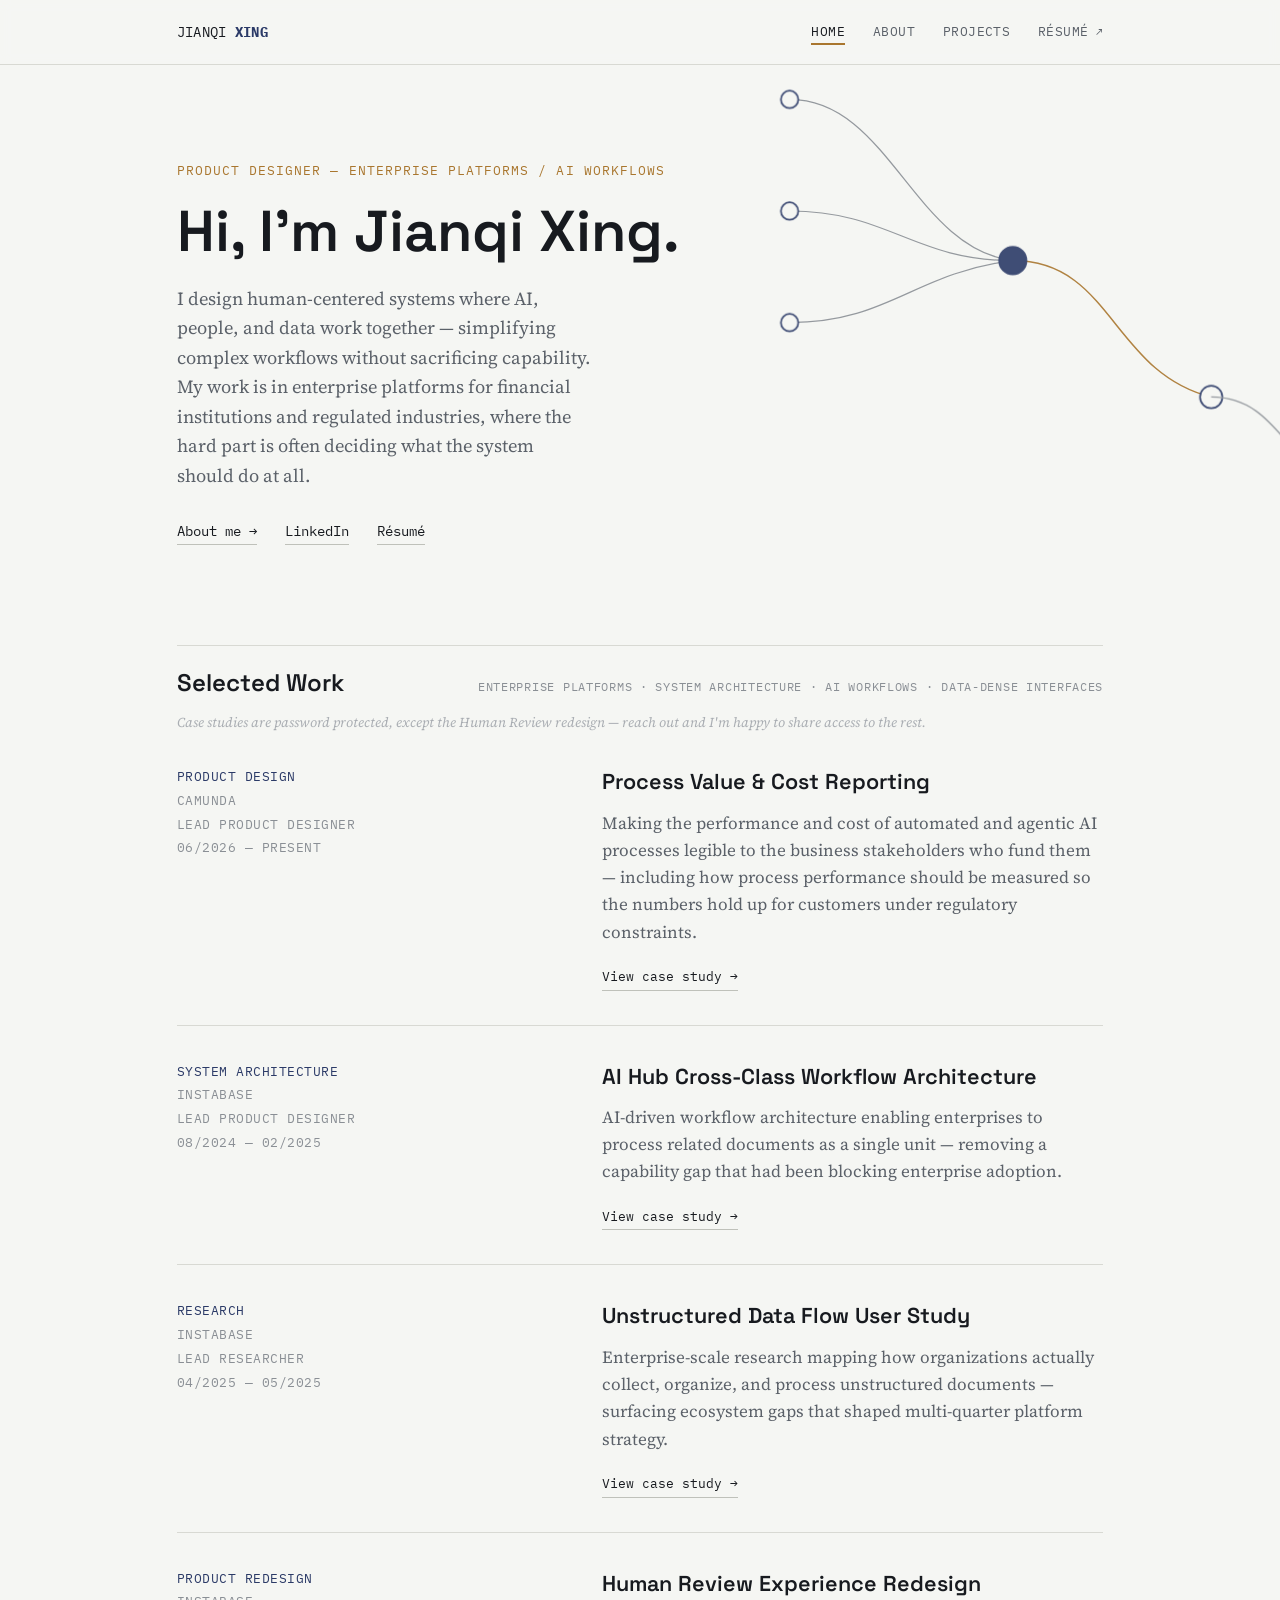
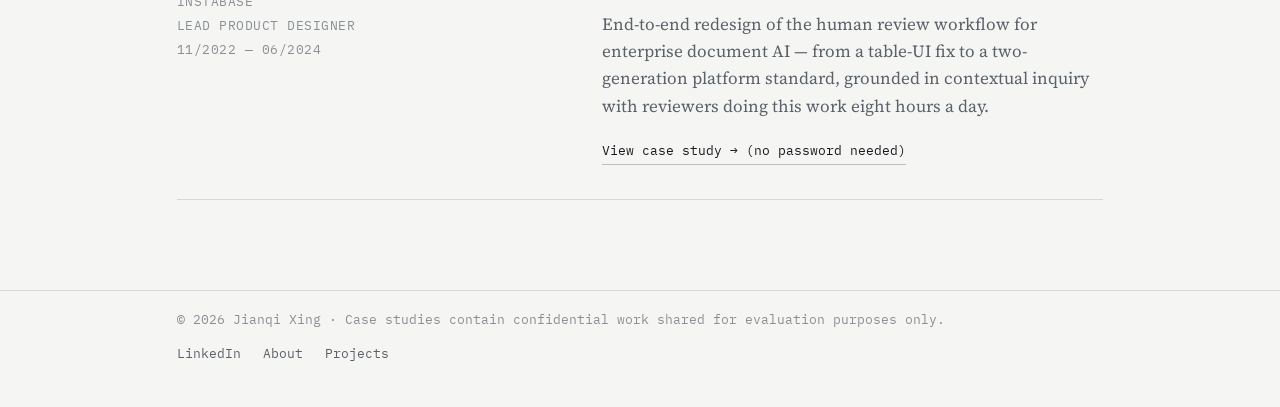
<file: index.html>
<!DOCTYPE html>
<html lang="en">
<head>
<meta charset="UTF-8">
<meta name="viewport" content="width=device-width, initial-scale=1.0">
<title>Jianqi Xing — Product Designer</title>
<meta name="description" content="Jianqi Xing — Product Designer specializing in AI/ML workflow design, system architecture, and enterprise platform experiences.">
<meta name="robots" content="noindex, nofollow">
<link rel="stylesheet" href="assets/css/style.css">
</head>
<body>

<nav class="site-nav">
  <div class="wrap">
    <a href="index.html" class="brand">JIANQI <b>XING</b></a>
    <ul class="nav-links">
      <li><a href="index.html" class="active">Home</a></li>
      <li><a href="about.html">About</a></li>
      <li class="nav-dropdown">
        <a href="index.html#work">Projects</a>
        <ul class="dropdown-menu">
          <li><a href="projects/process-value-cost-reporting.html"><span class="dd-tag">Product Design</span>Process Value &amp; Cost Reporting</a></li>
          <li><a href="projects/ai-hub-workflow.html"><span class="dd-tag">System Architecture</span>AI Hub Cross-Class Workflow Architecture</a></li>
          <li><a href="projects/data-flow-study.html"><span class="dd-tag">Research</span>Unstructured Data Flow User Study</a></li>
          <li><a href="projects/human-review-redesign.html"><span class="dd-tag">Product Redesign</span>Human Review Experience Redesign</a></li>
        </ul>
      </li>
      <li><a href="https://drive.google.com/file/d/1C8jIoR6oChvoVp97HDRyJRCprHPN4pNb/view?usp=drive_link" class="ext" target="_blank" rel="noopener">Résumé</a></li>
    </ul>
  </div>
</nav>

<header class="hero">
  <svg class="flow-diagram" viewBox="0 0 500 420" xmlns="http://www.w3.org/2000/svg" aria-hidden="true">
    <path class="edge draw" d="M40,60 C120,60 140,180 220,190" />
    <path class="edge draw" d="M40,150 C120,150 140,190 220,190" />
    <path class="edge draw" d="M40,240 C120,240 140,200 220,190" />
    <path class="edge-active draw" d="M220,190 C300,190 300,280 380,300" />
    <circle class="node pop" cx="40" cy="60" r="7"/>
    <circle class="node pop" cx="40" cy="150" r="7"/>
    <circle class="node pop" cx="40" cy="240" r="7"/>
    <circle class="node node-solid pop" cx="220" cy="190" r="11"/>
    <circle class="node pop" cx="380" cy="300" r="9"/>
    <path class="edge draw" d="M380,300 C430,300 440,350 470,360" />
    <circle class="node pop" cx="470" cy="360" r="6"/>
  </svg>

  <div class="wrap">
    <p class="eyebrow">Product Designer — Enterprise Platforms / AI Workflows</p>
    <h1>Hi, I'm Jianqi Xing.</h1>
    <p class="lede">I design human-centered systems where AI, people, and data work together — simplifying complex workflows without sacrificing capability. My work is in enterprise platforms for financial institutions and regulated industries, where the hard part is often deciding what the system should do at all.</p>
    <div class="hero-links">
      <a href="about.html">About me →</a>
      <a href="https://www.linkedin.com/in/jianqixing/" class="ext" target="_blank" rel="noopener">LinkedIn</a>
      <a href="https://drive.google.com/file/d/1C8jIoR6oChvoVp97HDRyJRCprHPN4pNb/view?usp=drive_link" class="ext" target="_blank" rel="noopener">Résumé</a>
    </div>
  </div>
</header>

<section class="work" id="work">
  <div class="wrap">
    <div class="section-head">
      <h2>Selected Work</h2>
      <span class="tag">Enterprise Platforms · System Architecture · AI Workflows · Data-Dense Interfaces</span>
    </div>
    <p class="work-access-note">Case studies are password protected, except the Human Review redesign — reach out and I'm happy to share access to the rest.</p>
    <div class="work-list">

      <a class="work-item" href="projects/process-value-cost-reporting.html">
        <div class="work-meta-col">
          <span class="domain">Product Design</span><br>
          Camunda<br>
          Lead Product Designer<br>
          06/2026 — Present
        </div>
        <div class="work-body">
          <h3>Process Value &amp; Cost Reporting</h3>
          <p>Making the performance and cost of automated and agentic AI processes legible to the business stakeholders who fund them — including how process performance should be measured so the numbers hold up for customers under regulatory constraints.</p>
          <span class="work-cta">View case study →</span>
        </div>
      </a>

      <a class="work-item" href="projects/ai-hub-workflow.html">
        <div class="work-meta-col">
          <span class="domain">System Architecture</span><br>
          Instabase<br>
          Lead Product Designer<br>
          08/2024 — 02/2025
        </div>
        <div class="work-body">
          <h3>AI Hub Cross-Class Workflow Architecture</h3>
          <p>AI-driven workflow architecture enabling enterprises to process related documents as a single unit — removing a capability gap that had been blocking enterprise adoption.</p>
          <span class="work-cta">View case study →</span>
        </div>
      </a>

      <a class="work-item" href="projects/data-flow-study.html">
        <div class="work-meta-col">
          <span class="domain">Research</span><br>
          Instabase<br>
          Lead Researcher<br>
          04/2025 — 05/2025
        </div>
        <div class="work-body">
          <h3>Unstructured Data Flow User Study</h3>
          <p>Enterprise-scale research mapping how organizations actually collect, organize, and process unstructured documents — surfacing ecosystem gaps that shaped multi-quarter platform strategy.</p>
          <span class="work-cta">View case study →</span>
        </div>
      </a>

      <a class="work-item" href="projects/human-review-redesign.html">
        <div class="work-meta-col">
          <span class="domain">Product Redesign</span><br>
          Instabase<br>
          Lead Product Designer<br>
          11/2022 — 06/2024
        </div>
        <div class="work-body">
          <h3>Human Review Experience Redesign</h3>
          <p>End-to-end redesign of the human review workflow for enterprise document AI — from a table-UI fix to a two-generation platform standard, grounded in contextual inquiry with reviewers doing this work eight hours a day.</p>
          <span class="work-cta">View case study → (no password needed)</span>
        </div>
      </a>

    </div>
  </div>
</section>

<footer class="site-footer">
  <div class="wrap">
    <span>© 2026 Jianqi Xing · Case studies contain confidential work shared for evaluation purposes only.</span>
    <div class="footer-links">
      <a href="https://www.linkedin.com/in/jianqixing/" target="_blank" rel="noopener">LinkedIn</a>
      <a href="about.html">About</a>
      <a href="index.html#work">Projects</a>
    </div>
  </div>
</footer>

<script src="assets/js/nav.js"></script>
</body>
</html>
</file>
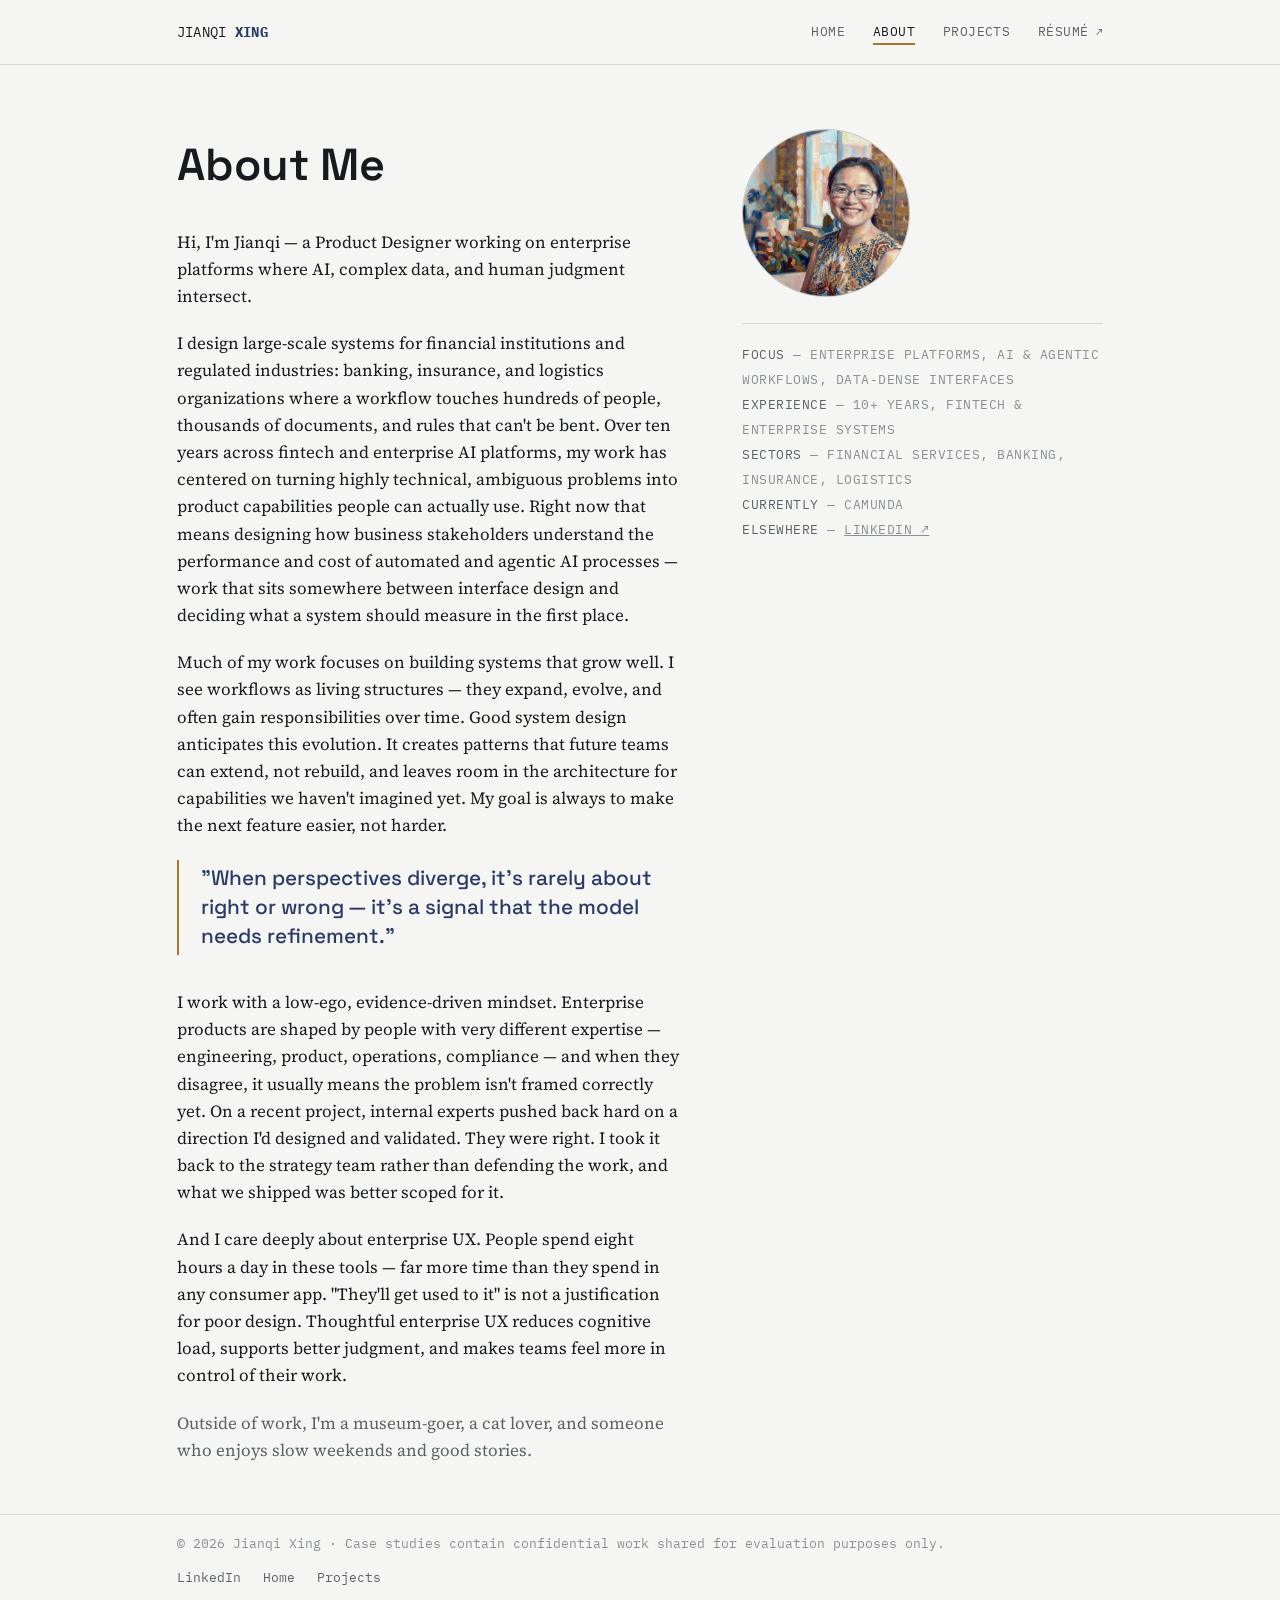
<file: about.html>
<!DOCTYPE html>
<html lang="en">
<head>
<meta charset="UTF-8">
<meta name="viewport" content="width=device-width, initial-scale=1.0">
<title>About — Jianqi Xing</title>
<meta name="robots" content="noindex, nofollow">
<link rel="stylesheet" href="assets/css/style.css">
</head>
<body>

<nav class="site-nav">
  <div class="wrap">
    <a href="index.html" class="brand">JIANQI <b>XING</b></a>
    <ul class="nav-links">
      <li><a href="index.html">Home</a></li>
      <li><a href="about.html" class="active">About</a></li>
      <li class="nav-dropdown">
        <a href="index.html#work">Projects</a>
        <ul class="dropdown-menu">
          <li><a href="projects/process-value-cost-reporting.html"><span class="dd-tag">Product Design</span>Process Value &amp; Cost Reporting</a></li>
          <li><a href="projects/ai-hub-workflow.html"><span class="dd-tag">System Architecture</span>AI Hub Cross-Class Workflow Architecture</a></li>
          <li><a href="projects/data-flow-study.html"><span class="dd-tag">Research</span>Unstructured Data Flow User Study</a></li>
          <li><a href="projects/human-review-redesign.html"><span class="dd-tag">Product Redesign</span>Human Review Experience Redesign</a></li>
        </ul>
      </li>
      <li><a href="https://drive.google.com/file/d/1C8jIoR6oChvoVp97HDRyJRCprHPN4pNb/view?usp=drive_link" class="ext" target="_blank" rel="noopener">Résumé</a></li>
    </ul>
  </div>
</nav>

<main class="about-page">
  <div class="wrap about-grid">
    <div>
      <h1>About Me</h1>

      <p>Hi, I'm Jianqi — a Product Designer working on enterprise platforms where AI, complex data, and human judgment intersect.</p>

      <p>I design large-scale systems for financial institutions and regulated industries: banking, insurance, and logistics organizations where a workflow touches hundreds of people, thousands of documents, and rules that can't be bent. Over ten years across fintech and enterprise AI platforms, my work has centered on turning highly technical, ambiguous problems into product capabilities people can actually use. Right now that means designing how business stakeholders understand the performance and cost of automated and agentic AI processes — work that sits somewhere between interface design and deciding what a system should measure in the first place.</p>

      <p>Much of my work focuses on building systems that grow well. I see workflows as living structures — they expand, evolve, and often gain responsibilities over time. Good system design anticipates this evolution. It creates patterns that future teams can extend, not rebuild, and leaves room in the architecture for capabilities we haven't imagined yet. My goal is always to make the next feature easier, not harder.</p>

      <blockquote class="pull">"When perspectives diverge, it's rarely about right or wrong — it's a signal that the model needs refinement."</blockquote>

      <p>I work with a low-ego, evidence-driven mindset. Enterprise products are shaped by people with very different expertise — engineering, product, operations, compliance — and when they disagree, it usually means the problem isn't framed correctly yet. On a recent project, internal experts pushed back hard on a direction I'd designed and validated. They were right. I took it back to the strategy team rather than defending the work, and what we shipped was better scoped for it.</p>

      <p>And I care deeply about enterprise UX. People spend eight hours a day in these tools — far more time than they spend in any consumer app. "They'll get used to it" is not a justification for poor design. Thoughtful enterprise UX reduces cognitive load, supports better judgment, and makes teams feel more in control of their work.</p>

      <p class="soft">Outside of work, I'm a museum-goer, a cat lover, and someone who enjoys slow weekends and good stories.</p>
    </div>

    <div class="about-right">
      <div class="about-photo">
        <img src="assets/img/profile-candidate2.jpg" alt="Portrait of Jianqi Xing">
      </div>
      <aside class="about-aside">
        <div><span class="label">Focus</span> — Enterprise platforms, AI &amp; agentic workflows, data-dense interfaces</div>
        <div><span class="label">Experience</span> — 10+ years, fintech &amp; enterprise systems</div>
        <div><span class="label">Sectors</span> — Financial services, banking, insurance, logistics</div>
        <div><span class="label">Currently</span> — Camunda</div>
        <div><span class="label">Elsewhere</span> — <a href="https://www.linkedin.com/in/jianqixing/" target="_blank" rel="noopener">LinkedIn ↗</a></div>
      </aside>
    </div>
  </div>
</main>

<footer class="site-footer">
  <div class="wrap">
    <span>© 2026 Jianqi Xing · Case studies contain confidential work shared for evaluation purposes only.</span>
    <div class="footer-links">
      <a href="https://www.linkedin.com/in/jianqixing/" target="_blank" rel="noopener">LinkedIn</a>
      <a href="index.html">Home</a>
      <a href="index.html#work">Projects</a>
    </div>
  </div>
</footer>

<script src="assets/js/nav.js"></script>
</body>
</html>
</file>
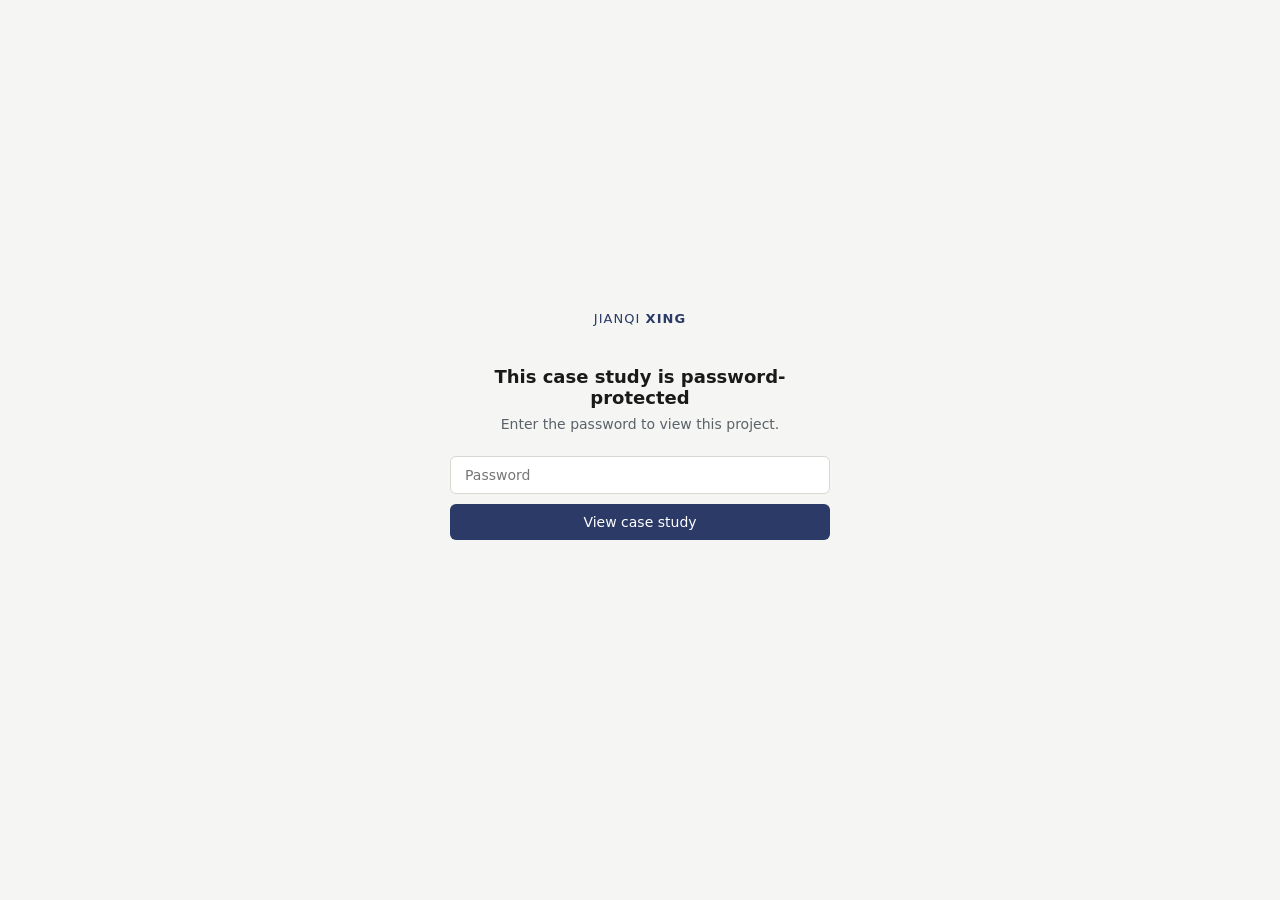
<file: projects/ai-hub-workflow.html>
<!DOCTYPE html>
<html lang="en">
<head>
<meta charset="UTF-8">
<meta name="viewport" content="width=device-width, initial-scale=1.0">
<meta name="robots" content="noindex, nofollow">
<title>Protected — Jianqi Xing</title>
<style>
*,*::before,*::after{box-sizing:border-box;margin:0;padding:0}
body{min-height:100vh;display:flex;align-items:center;justify-content:center;background:#F5F6F3;font-family:'Space Grotesk',system-ui,sans-serif}
.pw-gate{width:100%;display:flex;align-items:center;justify-content:center;padding:40px 20px}
.pw-gate-box{max-width:380px;width:100%;text-align:center}
.brand{display:inline-block;font-size:13px;letter-spacing:.08em;color:#2B3A67;text-decoration:none;margin-bottom:40px}
.brand b{font-weight:700}
h1{font-size:18px;font-weight:600;color:#1a1a1a;margin-bottom:8px}
p{font-size:14px;color:#5B6169;margin-bottom:24px}
input[type=password]{width:100%;padding:10px 14px;border:1.5px solid #D8D9D3;border-radius:6px;font-size:14px;font-family:inherit;background:#fff;outline:none;margin-bottom:10px}
input[type=password]:focus{border-color:#2B3A67}
button{width:100%;padding:10px 14px;background:#2B3A67;color:#fff;border:none;border-radius:6px;font-size:14px;font-family:inherit;font-weight:500;cursor:pointer}
button:hover{background:#1e2d54}
.err{font-size:13px;color:#c0392b;margin-top:10px;min-height:18px}
</style>
</head>
<body>
<div class="pw-gate">
  <div class="pw-gate-box">
    <a href="../index.html" class="brand">JIANQI <b>XING</b></a>
    <h1>This case study is password-protected</h1>
    <p>Enter the password to view this project.</p>
    <form id="f" autocomplete="off">
      <input type="password" id="pw" placeholder="Password" required>
      <button type="submit">View case study</button>
      <p class="err" id="err"></p>
    </form>
  </div>
</div>
<script>
const SALT="be29xvoF/eVoGiLNFwCqcQ==",IV="yacDwRLlY+LISTKM",CT="YwsQijhFi0arYF1lPeuj6lnQmrnKZTH+jOsLbWCVyy/jCnv8jdjvCoTmvHhyweBlrPR7+Yk/kXw5jQCqH8eKaXlrpRFya4VNDVsby82vf/7nxNlf8v7QEM/PtwchdAdino/wHe7dj5iVpET6w80NKQg2k12vN5TXqXVV4+7me2JKxE10rECtTOmq3e98nbwoBWKG9aJGma25+OWEXQ+z5ju524oqqEKsQg77KMKrmgcfNTt8VtojdEjZ5/d7tnZgkYklft1GYEPtGbYsAbreJpWWl00eKnwbEchLJoqPSFHAh/[base64]/HsjM9osynqczAxpqhx9NUT28REg6J5IJwbmq1gneBhSQsWbe6twSPNBzdRggLXfLRnk/bAlP2glmuQBT8tnKSN8hr3GTZyKUWLJ5jE1BeTtGH18cYFbZLJVgZLKuIUS3RsipMiV8ViJosxoDWMrTO/TMxdy7o5HZXbCHMgS4f7em9u+9ddzQOZ4M0qOIW5OtPlYokvOy+KwWbgog64DihldkMDZ60LGiPSJ/gr+K+J06/ibFcMgwuPM2FfYpqqgHRgDX4fS9rYTsFEsD5riGPUFcMs0ZIRwAL4JGUOc2VY/+tCvQXU0xRM5p9fucGTMpEX6Iz3is4+ef9UyQLyqkrEzCqrb9j5EltOtuAgPZXOzdclSh5tPDIvqhj9vlEE9khhQMrrvjJleVnT3NhURi49KaYA2va+Rp144pJDvHXcYmqEQo94Ct9uxsKD/[base64]/ZP89iavZxCHlc1aDcZeVmXU/6zIgZbJaCChAi/gA77WSJ/DPxIBeiaAdUgw0ROLSVxTTYc8GjJWovTv/WBfw/HgyW5YbeXB+WSsOKIotPZLmnmXL3j2PyEa1QHBlh7bS7ZLN/YFiIQLWhhomnoKbojXHK6L9zeEgHnRTou/vv2YzLeI0/+KgrbKvMpxEDgneb3Xt6xLP8mqR4UWKskh2rekxfDU49d6/kg1gbLj+7niHi6YQSKBeNyjrlI7sTPqWAnr4TQzoLCo7fLREaUzLDEpQg7vgHOEPGKBZknz/GjgaWvDnGxNgYhebYGdO+D6Yq16AqGDfd9h96idRM5Frd/dBZu0hzMDIT0MJHBx3dbfbmOhRprv33p4gRbQHzKXob5RyyLUcRHCjgu0Kv9nAoT6tzgS62brg4GdvC5hzvGNaHUN8jyBYFdH8rFhP4+R7t37jd8Q7GaW9J91RTaS/QdcbZqKwom256nPPeS6ItU1BEvZKIJMKokbEQQlci3s85ZwWII3WMAgqtiMOM+Lf6Rmu609ngYc+rD3tTgmKZFScTf5Kas1VLIYestzKGnqleSHH+cVgWlntwQU58+t1DIFoM2ik0f+zlDKVn5XIqAyKCEnsgMmJAmyKa/Ga+w5ItYvazS2add5ZjYq3doxfC/saWjAH9WIU8bRrxgPZ8rs7C6MbCgBGdnMaU2V+CqSk1TeT/v+Fs9fR1E5qIiagdHqfGU027cZp1KiKCrezXXVObsZZM04fM7uUT2su1q2+XcVYTx4pHjoMIlA0STC4k5MKv/QnbL/5iI8ZDeYZWvfmRfIrMwnHSf2UrRCvAWMFG9aYlmMKH19AO4smK6utbR23nS+wh5bwJTJ0dAh/nk+FgLS6ZhiU1w2jLA4xW4oifkE1UH/QZGGx4UxNy8wbcR9ZkYuQF8iKy2yUDQkEIlyNghZjcI4JDw/MwbzvcqaqoniExz9pw78GGopyjr8SdKFzmR1KfJoCfJcr3kY/Vxhl14oD4j0+DphKBr2ax6SkVVe7R0mDhmEUaTlNgfSJaIdhaOEi0ZoMq3BkGGFrH2oXxZG5tVO/Dl4AHBR7VCBpBSfb6KJICwExF5G7B5e5/7nvJPLDxga2VEg9Q6ftiHJmTmIp8VIkjNsw57EHEVZzHFniByPXeO76Ebb7UNzdze7sch/lOeqXiufd3P/Zl5/THrxv4uWQeq8pe6oOQdMJw18rbvcdw0Xjz8YZA7KigGwKb//eWYWvUoHqO9y9mRBuriprhTG8wGREFdA+hKuEecMkevvbZ4afrY+ON7IdBExJCIJ1gm96zypN+ox4OdD0W/yjuxikFRAb2xwDABYza/1iwFxEonhMcgmaEQo/yDoHr7xbr5HK6nimDG1yVbMHRKvOeV710kCFVfHtqlgA/QGNsnDk0nS0Z6ssCom6KKmOBxOnA6jlHzRiDvULpfwvx07JGv6xIiZ+LqB/iymjQBrIHUCTG7xDeEU905gWzaxTJStGBysI/Igt9+ExYWJLZDXI2zJdhlPDJ4gHSfuzFDuIkGtyi/8P2y8kymbMZu2YMccScGHKjtK1SmVY3My8uWA1J11VrpNcTQBCy3Rsq1iQ9x0XtxDPrTKAH4o22e0xKszdnJ3ZIFoixrDk0BX/ihS208k3709Ka0qeVNvakBo1B33y9zpJ3hwtN+VWqEgrLmxr+2zUfOTtbF0jBQelEc6JIGR/Po2s4CeAP0fkGEDzl1WnoSoPZxxfrXC4NpqYvYZy5pzd40ar0psTOzYpL27REHNSC9Bo8Xc5W0WJTDPRz/bsJJILjt+w7cXD2CAqoTjnlEixeW8t6sR8sufA8HQeqO+bpxwsJnkSRCn55ntTdLWA5cqnMtlpRDfuC5oKbWbsZpTsvLK1SZgkEsUUSmTj7V6q4iphH9aXKmYOuqi11E+pjVGSr8WAO3NdF3FVGaUBvYojKOZk0mORK/9vT7K0GcCu/6kbaegzUMr6V0OTSzalB9MjridI1w3v5+akZPDwyzWh/NfRxD+oSS0N/Bk3SGFOk/JANqvr+BTZIPntjRxKqc7BR+ezeLFceW29HqQu1G6TZHreDKwZiLoMgNWQv1CUlDBNWxQtb9qgZpTmkjhubpKMP4lQ3gT/JyZ45C3cfq68sRJzk/kafsd23Pi9yRHki7186GEQgFCsd3igXDDA3U6Nn19yfBM0mDD7tmfHb7x3fJ9us4aNwcUlTNg+Bd0B45DxGzpd2/F0Yptyqw+P/3Wp/OQIMlqBAD/FKn5Gy+EGCcJxuUn4c7FTNM0YuUAs50w8sgK3rDauXf0PDBHn9xdZsW4F4i5rc1IF/cA0n0zeTpID4X8oRlMjjq+llitMGxrE4u5Sl8QxzDPazXUkZbcRNnt+Z5PmdqqdPBy2R7Loewagwr6IJNpnksHp8FDK0U2/ckTLB8fTuC2KEVgdA6KN3Bp5rUFAPXVCS0lhpNHfIOOXJ85eZKaJVehPgJSEbS8dB5aj6hoIdKUVDUsLb3Hrx8dBXLHXngFbU6fJA2LUJQ1iPnEKEC97y58836rOJvvk3A6HYp7FEu0tC7lp4Xa/sjShaNHI3yExVWkNj5pJVTnEgpTwskfisC8+iDVs0ijB6vp9gJXf+1sNvd5RcxgJe1B/ZWyWDjOx3c8rI+trTpNqcJ45+QJh18yNHRbKbwN4SeifoYZAf6cq7MGxYxNs5w4WQny0tBb6cAPgg1S9B16S2+5s2pHA5bsBaX+3VBWuh9KHgOJPLY3fd5srIUbLZEfPBN5iH/f/[base64]/4ON0azh/0CP3QZ/YzQo6ULUaDLulBJwyX+1IbHyHOju2drDCsgM61/mX1M3OOiPDXPKZv2yHvNQYNfQ7tSRXogSA79iUqITiQnYj8me9T6FZVEPbnSzeeq6FLJK+wqrIfV0OneheHMfSnsYe5fwTr911oQUWQT4qY3+8FmY1NC8c69PU3VLPSMUTPiiVSukp7SYVYT0iSXDzags7sNyyx3uNNNQ9/L5sOMqbCez0PuZqQ9Ndx0QmJb7XiNnkjqtW5YUG9rlsnpcgqclHqPcjBj7dEj1rCLQ9T+E1ErjJ/f9tw+yy3s7IdhYdcj+WHROxRBoHcGuW5zzRckuzCdsLKnSzsanlw7LTTShx2aqgkF+c0PB+cjbF2pOxLk46ofxeT2FEUPfTyHt3Vco46V3YDIWCSbFLRkSiSb9pER89YsPUQu2BFcG+ofzcctZGNGdAxwZPgiaqQguk0Y6H/vijB9kAx8WGwGcNy749xc4i6j8XsfKIO0wH5/vHRy+AlPD1PxwzXJXsLLZVNLVgRI+XobusdPf1CTVKcBA2ZcPOpPfrsf/QLGzMT2fyVedSdMFDMGGY/HCg8/iLEDGvm4fmpIMiXRx/Q0/wFSUmSJSk/56Ak0GGASp80lUkYA3x2DUfLDKlRiHYD4AHS+q8Sbq2FVrVjd/FFhbDmRMfLTaY1UujYQT+FyeRid/4MBLyM2Sjs3TULVlYrkdiLJQKdM+lAVxoSucJyx4cy+r+GXxrb9i2CEGXucNVZANu6XHPi3b3ajXo6/Rl8E9Dv9Ik3o0wmoBUJ/lfj9gArUM216mr0AyHLzM2rjr9+nRmtOa8h2TN7iFytVeKv4o3QXLohiMkvEQMXQnMbvNkSx1vVb1Hk0rJW64KPSAw+fomPocmao57Z7+GyTrAzZK/YeTFs94cFHMZGYOw0sxLHevQhZpiDrffHZQtUO1R54jtGzhdBzAZ+1mOwJly6GasIa4/X//aPBZbLykerZgzL2pdla5upcox7OyskZAzo1X5JUo+kCuqtuL8YUcFKfTxHZr6yXmqykBSokvnshn7HPzceaSWsT/1Mv7H+jAB5GiS+YmWZYu6ZWhRExbhz2NJcO3dR37n0un5b7Ij+TW26gTsPhyhB4qROzMZ5wVXC8QN8OVq0oT94nJK/HGww039EL9WIPuBYEaymDqqREtjaLotHi8OEHGMZfiYDsBgxo61zDQ11NcQSK3v1BU1TSHWytKSKMGNsQ9x7Ryae4iaXdspnwjATZyUqyrnO/VIwHDi+7s8m1z5VNrKBxNNvplaLAjuzi40Yprlz1ZRp3KVgNx/WAuW71S0K0pJGZzNEbmCv5zOorIyt0cmwVeB/ahaPYGOuuJ7xn80xm+IxvpAnPJtqHmXVkQQMll0LqawWwGe0yvhIVql90jOc9NM6lx+AM+MDiR1qzIK8/Pi5ZZzowi8WGnX238A/0AP2E0+W1V3Xydd8oGcibCmndbHv0xUh/56CP6HMQ5jjzOgj9pEnYN47fHiftfgpitKzNE5HUeCmw1mjNxCNKhLjgtKgFYwqbe5wMr/JFQtUAyh4M+bxogTb9/v69WKR3EVAQFcM/WGsKe2k2desvUuSiVaf9fYxZqEDxnYr961QHaopOIeQzBx6dOwUNje75S1egabPsPhyHJui+i7Z5859yt/[base64]/[base64]/usMslmOMwTJ8ctK9ADuIgdhOGXdn5G8L1yvg2GjUXOYxOwhI8jm6PXR7sy+nfcyAlXnEtc/2EUumrP4mWPp6EgNOQSxTYaGm0Nmw2qG3kCNHmQfyIiCZzvaMO6TtEdaXw5KGznGAkkkoJxucjsWHk4+nLULAuovd3CpUm47KBge9cnA2ZjjDo5vTSoTkMAJ6zQNsaVpBoeT5IAfpT0S3yfsI+HA57xd4Ye5/4xYr5jt4y5ux2L/6CuzIzial1ynzy1HzqyAtP46wclQrq/Nm0oC2LbTP8PsajNOg7SzxqfkQ8UvaATc3jU9lnG/+7lvhAgwupuVg/Z9vUQCuHykAVPc3kIxS2tC3IYl9cf/g/BKbo7FxZDxmB3RQUzzPfgI2S4DgkZdU4VRQakPZAKsVfOmhzg1hy73dmT7qDu+kVWDmCR7Fqho33TBoXASWsFq/TWoMIIoC0WP2KZenigEjhQYFSBS/bt7eyi7in0GTfSO+sk7JxnIknhImnELIgDCc5Bm/UlLmI12RFsvJcDYLVCVHFfrzdugZVJAhjTbJA2/[base64]/WhJ9IitZV5c+G7tRyqtOQENe7taELr5nKvxf5Oi51lVG5BS0cosnr9Fi1XcNhrPWQfJdZcrPMjXjRwoMbleS3VGBlLv+iYVf25jNZHIiRzAdhiHvv5jfGZeNZ7LdescPzl10SkugpyhaPCDFSX8NdMgA/uiqOxciWWy2lROpriM4+CmmQiwVALYxvd/48fabsy3cspz7gDqkRlVYEQaSQgdtwLqxqEODXAGLVoDyXOih1EBbmQHTDeYsG7D0fACJO3C4c4Co+KbdBJwRhKD8cBIKqhUEzHcYfCSjXSigJi07cTGFMw5G2+RGeb8OWTkz/76sjak4Q08MzbTU5UBqHkq4uw55siOJnN6Aywgm77U4FK2pbWkzTdmDyngEVRfKaQnFzuI+uhAHiQAV7++OQv9d48xQwroXkrk2dbTrkv/5ndvpPZ+MUL+BDGJVELz6cRefbpwq5uNAyNzpG6yocw5qSGeRMlWkMUJ0LgzIjchd/2wAJz95toD17QZZUgOStpZRR1iK3OzDAsqVh/O9NM/vDiTC8d3rq31+wIEYy/GZCiK7P7s1MFMcDiD4Mpb2CTJVlGrqa/jgPnUMAUXotFtT6Zlb48+CPPnuSYgt5XyA7CUSH3boJhdedpyVitNk4OaT3YUAZU4vXv4pr6EaUIhgHrD90A2V4ZMqkrNJDh7eIcnbrbGP0o9GzkqyZ9DLESfk3Y1OE8eL4bN6YH1QcIj12r1CniD3KUjGiPboYHqQu9xuKv+b2Eb/VQZvapqwpB0NvUO/jEE5n0Ww/TPU0mjfCUp9OVQTgaDjtnftUKzVju57/n4Dzaqcg4U7Wx+AU+SvXGf4IL6MYKKG35Cy3smJt2aVU1wceRqE6QMMCD6OeNXFvzu6nTwlzXoeU+5tZh0O80AGczs6JBj0CKxaiiWdmGhdzlTAWxG5FWgJTqh2IW4diGOBkQxUIgOIgzlOGN5IK2Vzs8Q59pc/5xS6LCxn1Epxo1ZbDhXYCJDQIJbif8qQ0bysCeEWQftNdoTSvt98gN51iw1CwpyomIWHoXp9MA7bPt4Gb+TBS7jOv11wDyAmsHPA7RZ2YGuz2Xtjg4SjjmXL9fMLwF2WRPARVDE1oZlN8l7KxXcd5IO+B6arKLnFAYL4C6I9D67o13/eDXifah6LO2PYPBeWR0jVXJ4bvIUV3iyGLRoHk8ff2zffjRzYH0A00Y+XHrooT5CxJ1Hf8x6MG87Aqlf8xg8sJzojcTwiUMK2R/flCxaxNFyhWZ1Qey7sqTvb7bXbDY+kqYhChT9pHJUHOdOdOznVoQ9Jas9pW8KgSC0lauYJC6fyr6dpjw9vstRFURi/Qf8lrhKb1aDJ1/Zv5cMGF9bp+Gk0BO6u6Lsx/9irCYHtn7oXzA8sIZ5aTnhcsHzIwmdRNh6cgBcx1tW6KPRv0Z0RO3z3jIaw5Yv3/2Pi5sGBHs3yuaYQjMzBNQ15bCTxy0mp73KxwjBlXF17R/AfcksCypyGIyAMAZsd44B+w1zl0mtYDdVpefoAZYxwP+zPd5kdWyjU8cAwoipysSOY1hHXpHeqEQ2i9ISuWl24MH5K9SLgXlSR6eoUtlSvGyqCvn9c62ZNnrMc1d+97WfcBvoOF7LSij73p5Yg3TIW+S2sWr63nzluaFL3Ngg/cYpDYZIE02JjCRKs2UN8s+O45usF2cUIgan7TxWHOP/09Q0gPAqB5CIdQp57InFUPWpL/mHPBVapL3nAHEGsDZmMq2rzPfEFp6Eg0xwwbw2QBAW31bQ+XBPHandDH/cd5VfXGw1XqlcuycZea3JyKoghtHVMOFfd6jG9Pu0+F/Zzy2QjgIOX0YAtbVvab/bWmmNZju58uXJ0vC+5MrpjhlTcnxO++fvDuDKRWoNLsXWXlFTpU1XvCb2F9ARewW2x6c2sD+2ysodztjK7wcu9t90v2PL6wtnMpq57VTSF5B59ifSyNV1CqTIS1FOYUqr8OuqdXtaCzxEmyk0qd6N0CLC5IdKBbDY4A+j7bKg5xoxOtJwwTbq54/LCm0rs1QJDZ80JEIn8EcdUYXdysxKW2MgfyHJih3ZhNeaoQpdyjeGxLjWyQF/tFMBzk1lYnkb1omso33KYTCf+zvuew8Da31V5GDUSrxqyy5ONzsrwQMEm4F360ELK2se2x1aHe4qrsbBnyl/MMJMVkQMqf2Qu5pPJjJv+prkwTAjvm4sdREf+jfLEPBySpz1sMSxB2CLNB9ncWQgn7BWwXI1ws6db3ptg5Sdw2jKF6NhRuIBUsb+dGxSKoxj90hV5eGoWDXVxCWUTrSH/5zBplTrI1cW62ku+jZICOxSnECDDkcI2dP2lWXeSb8nHeU2LWYIWq3iWr7q67BkD2SSykLfg9IHLIHYnDDCFEibYIflasgm3HFJdQ8Skkpq/Cq5tr2mcI/6zMlqLVaehylE3HdeIaOaViV0y6tBSNN4xPLAzru3NZ/t8khQ+EJ0EfH4af6gn687n2t48fgIDhgFJKHsFmAkDTK45UePtZP3snVYsn36Jly9xgnpKStr3nbAKAJY++AYNz13IsQ+JKd2in+rnbnIGEaggCXz8r1nqH/av1l2wvv2GLUIamGg6J/cJDR6kLs2vVHWh7M915Xvlk25zAW3wc3N01l9ELlu6EnbxMSpFzpg4f5Idl2O5Tqm+7pAjW42xbzwkCnYBbo68L97OhJ2YM5Px0H0g3CX43EaTuHZEB9/bf22FdPYlW/v2RgdtW2vMkhhHftfTIBZ+o+86Lf0Z1x2j93qOOFS0zCkAaomeyavNEB02etqqVj1GfQTlbWuQHAyV7v3Zhv/nETs8DNeEiPooC2z2VCsPmf0LJacFB053ue82dBwZ/acRydGBsoCbGmY7GLED0fFZ585hs5jlydr7Hk2HAWy20DXV+AMclM2CwSh5dGqpF6bvE48QdrMBIcAbTVF+BYZtRQUQ+3SHbyDcJDX+goTQWh9BxXGH/RulqWGh+jfmTuKDIoEgnS4y3LrUfKPdQOR/5MDg2ltXnXNjD8KaYbjn2gZ3PnbGyaTydNOZNHqkxXvB1N93I1od0o81/fcgTnYZ+HfrNdoWXDQzaVzUhVSM8lCsLh3Jxgixgbw+mAdyUlkBdcBLKm0fOQaKSEu2lFVkq9PCSn2Q3WJLYb2lT40jsIhJKH8eqC0bUNJYtBnWOsP39NT7T2BgeBnBq9Cg9lpfpjwNiHrQ3YdH513upOlDdRF4ruAuCYie/xN0ABaK4BYhB8VXWIGzlXBim3uJmEFlddXboJ5HHqvfoA97JKUuvky7p2Al6ZD9bm+OEr4RV2pJ5hG9waEN8+S6bLkuA2M2+dX/AoX8tYmUGisTVO2T2s/lJ0HBCicqQSnZNBNhfMOWiTxAGhva70d+UKste3fq76J8AeAN5hpnJovUarMb1SDkRSiJ3+etGTkulJK9EDwtV9O8kIwVKxQeiObNbKWivcCfV3lEnLkkAZkPBlUgnczxc+nzyRYYDiRrtkOUxvqIk6ARJwwdfq84YJ5axSaCsi24CuAgjN1SkzKbc9F0410+p2/R0ITQB8lzi8gEE+rMkQoFLa9QSQz+qFBUxg3u3CYUcBJ17MVS0Swv64JAQn56rN5RG6xlE2CbptWYJ+IOdTgCy30Jy9PZ2jg4UDqXg1sHL3LXqgJ1PHcat3dGyIVAo02zGZ3nnm8Gxwka3q/DUxNKJJINYqpEhSvkcO9fuWpT+Y6kGKMYGi241A7BqV9NmuW59kSSim2V7rMw3dJws9uRXAHqYpzF6vCcRUxD4zT7omqGbxxw5/ArrWqooH1IOq2gr5muAOteWfP0ln/DBVgirYs569S7fJrsC2F6E9P/zbqwY//meS5TMI93dFcYs4a0IhwvLFsk6Ih/CQvSItckGSpUP+W9qMykbzyPekNN33wcJb+nLzD49M5TpMNo3xDJpzNAYHsqh0EUBXLqt+PiuVIshOuzwUS3+5o8R7i2gX3KVk7kPpBHo7wa/XagzLzwBQS+gUgUHIvxBjmr8B8LoKBDsVKpzAfds1UujAe3lXWauMQTXcX5xcv+i0CgzY7eJsCkCFeilRNswaj5GF9ozb/jpNBzaRbVCgTmghu4UBw1Lu7Hs3LgduEob+dCh13OdPk/TFZ1odYojMJDgTUI5vQIzjsbFhfpejD/6KQ3G9Y/XcyaWO8Rn0Vx0x3bSzIlw8cbfkMgf6nDZs6T83VJSFb80qHZJh7SbleWwplP/9GAICzVYD+3L7RMlqf1yYK9jfXCW9C4+z1BybBI7xC/MqYCj2C8DBb9U1WotRucTg9Mx6xgwxDxCGpoXnOhlEc6RLjlzewTF8JEK4YZX7dMeL9FKCtX3tVlTuDgZRmA1rJFCTYT6olWMTiLiuVJ0YnvbE69UJpsp3Ha2v4LaYl4T//[base64]/7E7HUt6BOCRyJsEoBUz57SZlKYL3mzqzEpiiDfLpjUWQJ6woW16IOvLw+sfqyF1/vXPofUlZr5SXLhbhJd/usclwMgDx/LVqKOcpSEbwL+5+jOla5LZ/WDWk5iMLukmwF66XouhpWGL1dxWmJCji9Ac2gR16424A8MqUJEyqGwnyt4WeVaS2XxNlWhFAIrdIUAIpz9/6KzViaH6RuV9/uuOpnJvyxyvndFXsVESd6HC/cKI+fCb/[base64]";
document.getElementById('f').addEventListener('submit',async e=>{
  e.preventDefault();
  const btn=e.target.querySelector('button');
  btn.textContent='Decrypting…';btn.disabled=true;
  try{
    const plain=await decrypt(document.getElementById('pw').value,SALT,IV,CT);
    document.open();document.write(plain);document.close();
  }catch{
    document.getElementById('err').textContent='Incorrect password.';
    btn.textContent='View case study';btn.disabled=false;
  }
});
async function decrypt(pw,saltB64,ivB64,ctB64){
  const s=b=>Uint8Array.from(atob(b),c=>c.charCodeAt(0));
  const pwKey=await crypto.subtle.importKey('raw',new TextEncoder().encode(pw),'PBKDF2',false,['deriveKey']);
  const key=await crypto.subtle.deriveKey(
    {name:'PBKDF2',salt:s(saltB64),iterations:100000,hash:'SHA-256'},
    pwKey,{name:'AES-GCM',length:256},false,['decrypt']);
  const buf=await crypto.subtle.decrypt({name:'AES-GCM',iv:s(ivB64)},key,s(ctB64));
  return new TextDecoder().decode(buf);
}
</script>
</body>
</html>
</file>
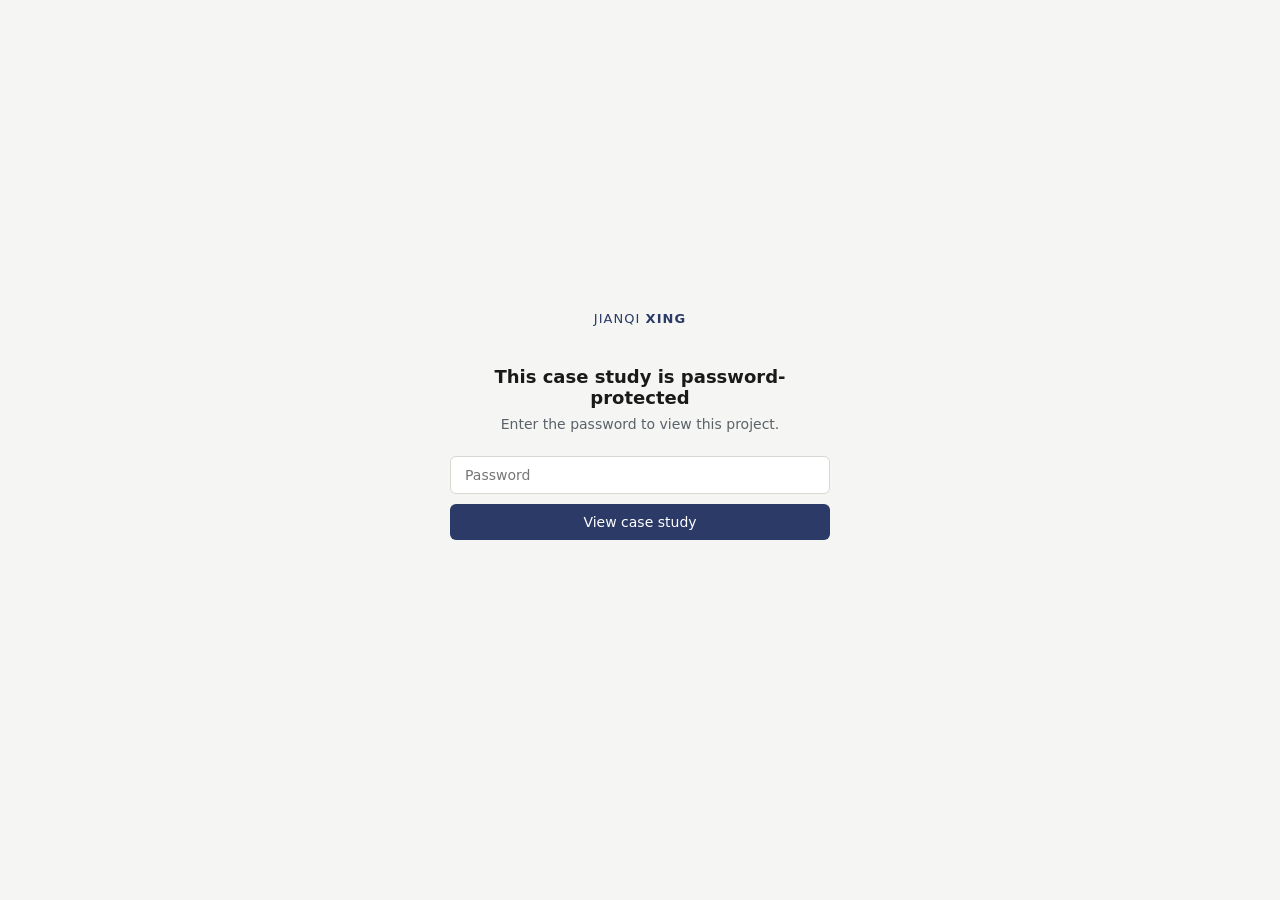
<file: projects/data-flow-study.html>
<!DOCTYPE html>
<html lang="en">
<head>
<meta charset="UTF-8">
<meta name="viewport" content="width=device-width, initial-scale=1.0">
<meta name="robots" content="noindex, nofollow">
<title>Protected — Jianqi Xing</title>
<style>
*,*::before,*::after{box-sizing:border-box;margin:0;padding:0}
body{min-height:100vh;display:flex;align-items:center;justify-content:center;background:#F5F6F3;font-family:'Space Grotesk',system-ui,sans-serif}
.pw-gate{width:100%;display:flex;align-items:center;justify-content:center;padding:40px 20px}
.pw-gate-box{max-width:380px;width:100%;text-align:center}
.brand{display:inline-block;font-size:13px;letter-spacing:.08em;color:#2B3A67;text-decoration:none;margin-bottom:40px}
.brand b{font-weight:700}
h1{font-size:18px;font-weight:600;color:#1a1a1a;margin-bottom:8px}
p{font-size:14px;color:#5B6169;margin-bottom:24px}
input[type=password]{width:100%;padding:10px 14px;border:1.5px solid #D8D9D3;border-radius:6px;font-size:14px;font-family:inherit;background:#fff;outline:none;margin-bottom:10px}
input[type=password]:focus{border-color:#2B3A67}
button{width:100%;padding:10px 14px;background:#2B3A67;color:#fff;border:none;border-radius:6px;font-size:14px;font-family:inherit;font-weight:500;cursor:pointer}
button:hover{background:#1e2d54}
.err{font-size:13px;color:#c0392b;margin-top:10px;min-height:18px}
</style>
</head>
<body>
<div class="pw-gate">
  <div class="pw-gate-box">
    <a href="../index.html" class="brand">JIANQI <b>XING</b></a>
    <h1>This case study is password-protected</h1>
    <p>Enter the password to view this project.</p>
    <form id="f" autocomplete="off">
      <input type="password" id="pw" placeholder="Password" required>
      <button type="submit">View case study</button>
      <p class="err" id="err"></p>
    </form>
  </div>
</div>
<script>
const SALT="o+k2AG/ZsudSAcfHY11Cqg==",IV="kagG1ZSEpDcB2WDP",CT="yZ320byCSPqa9nT4pJROUwnIqbpibZ7bqvA5tKY/kYCopa0k7gijq2xghwXrHGgL6aRlLKKoYAvQzNfNngrnAH9jYv66ujbIZiZBNR3trHqxmTg7xjmqLEvlFWb9zp1BpfecbLocmKv5L1Vv4MKwFEy3W7czLZkRPGQCNqTXwpTU+sUE/+sGeFCdC5OhYceRgiPrNhji0CVJQ5WCRPG8ZNHEHEwzwsNy/wWTadv4RSCyjPZJjf0alq6JAA+FnGW5KQRTFudKHDTlQGFkItyqkqVdjlbW9B1X+QjWo4fXIiyy7U2szc621LT9AVVJPWE5KvSa2C8K3T98q555AElDKNBb6gghnbOfEMwi6Iv5gqErPpeOF9ZS8m2HZobeMBplCXLaHrq5HOGgQcEbXfe/L96Jj4vS+btxzVjK6jq2GgLNppopoFLSUXcUmM5eWz019oXeOalg/Mr80Kx5v00FGev9j6uVaqiEIdEjPQh2X/3j9Ilaj2wgLOsKuUbG4LQN+/hftuvES41c+u11IUfRlarxqKpB9OUVv75bxoA3RZ0MlsndpBBp6un1VGzj95vAs7ZoxdBLO+/M95Xe/kzrERHiWaSIn6jAwZPA5gE2X1z9fKJOeiLTjp4tcHSvs33TQ3DEewHbEFZppqYGu+ITVGHzqYLc9kpJazXIDLvxOD4eBvee1cfzHS/kMw9Evpt8lHI+S3PJZa0cqvzdDbn89VU5gK05oi5UjEXpohH5k2nknJpRe9WT2qBDkBcmdu/6HqLkXvdID2vzIt5R6mHlcHf6Q+FC8RPeaeXS+P5/[base64]/pUM7M38K8Dmoflsl4ja1reaQQZ8fjRNkIScVoJDtmjF0LJApYDCzIR0w2o+myuO2ZPrFgWzGlbyBTcNOqFKSfKsYxwnXBBLuoXghur/j+mID2B9XcanPQjuFDhQKCDWcRP66aUfTemn3Mi8CDdBknkKg0NhaUWh8h0XH2yErtmGAZ9qnYUaJiLcBWSuuRLGAjrQwvpPotcHOB67U2ahQbH8bFwGXBi1GRBF8znYKCGpWin2I87Hx3+CcHKk/oFen5XHTznk+B8CyD4i+MOkTL1FYHtHS26FMtbcchMN74fpvqGZS/SOdylUpqW7hlAT7hZ83l6DnbxUFan8f6H84EbfXbj4POPJGNBJFRLcCuM1rgMjmFdjH8zbwxO8ribJB2AVwX1BnfKg6mMyCdr+nRcwEgozQKuuCRb8tl8N3ut9vuWmgRI6NvnNEjsoN1nB8fsPusOWZc2+YaaaysTisBoIcEjXmgjIZ/Y2EGBaV+CO8xm7FxKuWBmKMgybwUdAS7FFy9R68ApjzgvThOq3ZxXcyoIfO0iIarEBCeVzwHMf4lUfIrn7UdwwX/[base64]/MLYNK0aIMZ4/Sq8kkF773lmewHoHL9MOvmFo58XkoI2K4BeVaCKK7EEmJ+0QzRfpknN1rNUuo917DHxEiJYhNFRUFGfzos0Vm8sOzMnGQzSzuW5lw9RfaOymcHmZoUMrpYLXuGvyI/fLO76nBj8V5jMGDdnbjFYLoo8E4poi+AyfmdeIlnKq9TOJV7S8utI3D7BRzS5tyImaErtH6q3GR7RLejlTjn3qQ0a/lPU6wqmW1p1kQP8H1ZQb7MZgFtCNR/ESmGcANOffyEtqHWKefIWdgk6hiFJ6V8sFtG432sCI7la9tKyDJ8rW5RbaKABJWqbfVWQeJ8kB6wq6XHJDc0oe11XnGtWez6CnFH2V3yiVa7Dm92Dg/[base64]/spqM4XwwuASkJAaDcKgFL6WSJrf/[base64]/MsVGks3AJJMpqcPCLGSvsd+KzKgiBFkoiGp4y+LvIPcKodYWUoiQ0kvPVdkXAbwK94GREmgpq5Mw7L/46XgukF/0PsEGQSut8XjLIa2LU13HIV7iBa35v4SuXVWJ/ekItFkBzvIX0pnXG/h1AZmiaXJQoi3dpGbMVwP9OCXAv8JP58XFj7cf06mpscJZ9jPjBx2a4MmUP49S24AKviMyJM/shm7nvEdozdlIkUoeXYMb/g89ft/yXXuWWHW2YtdzJsfsbu3vLpWAZZT2rjA5oeNrO8onzXxWReiUxLuT7ZBz5L7ARUO7hDg8r55hd+IX6kM0RvtH2epwqRFGQ3aZYKgPLhNCUVk202jcp1fmf3ZQ4bscdzVP/IsRHmfDHnNoN7fnzHy7bDm5KivhCeQkBFwVxChJ2upVaaZbKLHxdZZjPyiXjjomjM1h1wd1WIxtKpWGYof8ibYmKZ2PsVrsCW9eKhkQRseUUTklIia2pX4Guz7FC6rPIXZy42jqRCLGg8hkNBBwkjT9q9MXWL69apa5BSmj6hz15knTRAsP+XX+WUX3gy/CQfA5wpKPrPZ8IIPZ7aZqNqUl69V20KJefEJ47/i9h3lrfkUHGh4ay6t0MOkJOVUtAiaDSiVmqlaZ1s1p6n5AppVP/5fifS4V8JzOtI9zL9wojHnYujgWyKTnnJ3rV/RJphf0LrMUUka/oHK1JCTLvcuInb7ahtdtyCVWjGJaFHuXhfuC/uvkbsqHzn4nNPRg0LgqdtS+xE9ZreX0T2VmESF+AjQ1XbVFi33X68MDWFalKnBQZSI3Wm6Q/[base64]/d8U7+0nbKd0CBgeALTKZ3RKtSVBoVZfVpfUKFvC92eM3pvmQCzMMpJYOoglHjGCiWFNgZAHE4ET+U/GifUJa6UDb+Zt96Hpj3MLUW376wm50blqQTEwLtFbBMug57Qm+HBu5LlvtuiI5h83VqwuNRbI61CuLcQv4LITIzwoM3Iv8EsTxtsee1v1Q7lrPnMw4BII5f2/ddFdlNL051atKGT+NNWAhYk6XINmdwNcyNE/2BwAgQAONMjlejblQL9BBL73JK4DJmGlQLTdpOntDIOsPSM1bmX162em6BOjiP0shIfwo81GhMYmHHp2AFZRfzwHhTHsElU8rgRLgjPI0YlksXMM7G/tmwNHKl5p309/8PJhxW5WCglnJC7U3VQdtZyLDP8okpdVAQM/VBZEJx6CqVpkLiDsRujGSxxBDyByIsSEcyKUuwCoD7P/[base64]/Calig6LrXrkX5jQJwS3sxhvv5zry5Xlpgv0bsIk03sNoJcbZ5VSf3Tg6wLpeg2X+h42c6yd2FTL0GGxQGBWkV8PWOM/7ppkPGvg6+Gh29yjUR4gTUd+YNlZJoefa/5QAkaP8PFRTz96HfvbvkP1AoTm6yaSlpu41PBDeyS6sTvgQ4KouQEf7Q5NDUWFQuHJupB3Mera71i/jv/HG4Fuzms4fmoLyYZshRQbmEhP+2kKJMjWJQ/a2Mk5kpgUOPV9O0OYU4Y9bE7LxrT7UcZwXEUX8A5wLV/lZXgsH2ta8xP5NjeTJWqifP5s0scVszKXIQAb4U1Y8AQyQQvIS+UTZrYtBiZKjdMl1HPykOIUrzLL2gWgUffCPkGTr4F2UxEsZXxLDPeKsI39+oxT52C2f0XR0/lSsXGF7p5VsxFZgo8EkvZ10CgtMuP1+QvpUsnGeH2NZpzQWfZzVARW4/c541y95JAlt6IfpCmxEYoWapQVmilUOcpLBbYbvlHzuw/9Nl3CJg/+rOLHo0eIsafoa1ZyVPoy4ssTbLCU9T3B1VieFnNYgiQR4CvaGcJjNsIL9g1DQMXw3k9StZJecPYcX4dgqHAEjr3ku0sRpGUwc6OWPQK9ZXVYodZkn9rtdP+MWArL9MdIwwiQgfhKmeRrud7V8bag+A6Ir2y1dVl/j3nBAKeDsrE60Pe7QF9APdG0XDmhMzm49uyRMg15ll+dPPb3kOdhYcE6dDqeSasIASydlAfL8S+pNZ4d/yep/vE9feSUfeE4qrT5rruY9jgKMuM/x7YF1XBUF3pdgFzWDWQqRJ1LVYo5IWdBeRuq/ZMjCksVgWFK7iEOQrYigMB2KppLJ/F4iyCQATYIyHx18c6xfUJKMMGEr00iJ9rRhIU8GEPcgzsRga7s1LLhju0KQrjtCAxvmQs+UZZp81yiYAlSawDCgDll61YtYDjlUJry2Yhf1vWsWBUBaiY+4dbo5p5vjloFDY/rbCpjK48mHe7e+d5WxINjVAYi5OzYzBHEFJ53RIcZd89aJSQadWFouzNvRx8Unm0XGvEmeINE06IaTQJjRmA1tAGYVfq3l4UI/hN8jDhPmsdGkhNRcwKavz7MyafZywqEXqUi/Gn3DIGjaHgzxOWce10gTeLDcC/3TYc7oQHeDoUxFEmG8bNhc0wtyXxxqW8d6N5sTM4b/dQEzOLEcFYWcCRzSPJvq2LCxyBrW14r5CniBWcrTuSeHX5zaEj+co6/hZ+Lhc+fF1fyfmV02j4FUGzl+a+s+UEo2wSSBOvR4gwqsKH2eDGU0Y2XGorMyW5ha0oB+KPqQF9igHWvi7Xx/WcGQN9hh9O2MNriDtlDZ/Yoc0JhRgxwSU5ZksEIF3aH+gg6eS0TO7U33wG5Itylm870iE1kIrW94Ez/YAApvDTXAEH205vrsu5tvcfauzReRm0zvzmMovKaxgAAl+dd80t9NVw7rlcAFOBr1MW6ignS7CLN88nYgF7wuAxcGXYU8heiQuHxeZr9fY08L2znTV7ueEH8S21ahwl2PNmv90gIkGUfXnnPV380k/uWmdUeWOjjtJDEGgOAuxseTimPHgfVWuIwW0tfgjAJ8tk24ynWP/9Fw1VAi3qxenLUfqhC8rygXpcoVxf6YH4p0+dcBKnzMt4eywu9PUmJQKSzK0b1bGc8X7SqfLSI3/pQW8ZFE2pQC8iGBPDUktRvQKHpl4B6fY6C+fHS41pA43/ol+dFEdLJPY5ztOj2jirX/Zy/ygXAtz7cZjbcrqkUC5QVaKlGdziwOdF+cv/qTEM17DY1HxeerszUUoEsmDEFzZPrT1f/fM+tnhG18OpQ7v3uBkOA7AP/uGPbyWKTZQh3XKFm43YH8iX+XpipeqovzLUcySqXD78kSpUU5MWiyYMoleig8xpNt9Vhnl2w2vgfPvw86dt8mzzGR/[base64]/+/KanAS8cPaAIs+I8plur7CrJBXbByiHWusCuBjHMNxKGo/DPdUD9YbSe/[base64]/83f05nzkqds+Hdrczui2I1LqbAHL23fXk4nJhhEHdLwNAdUsw/yvCdPLQMvEei/95xJCC0lYHg3iWBHJT9NqYV1P8CJzDZ0TVipBn1g9ovZBg7VwAFTRVDMFWDIDst+uCBBmPSSr5e/igtF5uxLY9MNTxbmIChOV176z1efvXqhU+oFCsTTAuPDpq9mCh7KH07N/mJc2cOPwq7kr+PuLiMO8Kn61yzZe2Y3vaVFaPGocKT2FI9zuIHsrYj5slGr3TDi28wsDhmth0AmBgzvY+EXJEGeFW6L0fuAmFibC+wpjjgWIlG5D3ta8/Nig+Zxm3ChBqNwC11dum1tQXpew553cZEqatSnim3bRNwi5uNXg6WhX7qdwjVlW706sciIOJvxZ/[base64]/PVmPASu0Zs6ocUtn+ZhJesTl5f5uXwkQcn6LnOVj4EuxdMDGDn7oNuOSbk3fui3bUq1BUPKaw43PawY5oW/xdSc2yckH5zieqd0zL9rg+1I3OzTCvtRnf4Rq3siWinTM9tv5Xh0LtFib8B3vzo1a0ygpU9BX7PsbRVhnOJ04b/xcuyZUPhUtIEh1HGmjwtCzEGxtM+cZNtgQ1FZQG2Pm6ZmA6ssm952l4Rd/RattZvmESpvmxD5yOX8V7NfdVZIfJBN1ddxev/dA9a0t/sFEJE9hUC8JyEsAFk4Um7c04LYvQ0GgMcU05lZEkGDUiIgPon8RLavOvURhNN992+zI9QBKqsmLkfqpFECRxeYfWH5G+y103U/cydBAHx7TYjuF61cv1hCqDPwn/dJOMmGofa+4RBaLEdYtmXYPt1sdNYdgQ3kaBlVf6KGfk3JfVb/M4OKU7jGJWjrOdxKBQN/[base64]/rJTalluchFZaSyv5Wo3e43qOEdwotQzJ04bXupMsy9JbvIkAA5U+hnDIL+VjTguiw+pDxBdnPuaapRgpSLchnR3AUeoHd1uafGaC3bAUjdKCQK0H7WvmMKaJoC6CuQnDa+9NU+bSNmblskCE70spaddYI9BCuKixej51rgGQtK8ltC3wtJ95PYFjNUzfyh2og6/UVGwIYGCelIZJCPcu3M1wFjDL/i8CZovL1o98ESE/0697uXmdBoxi0X9T2RUBuQngRv+MROVc+Mvqrmr49zzpP040ipekEfJFgtQluJMgk36U4ca9JkHOA0XHLjACgema1vvTetz5WyKKZyFq1mKVM8uwPtkMpWTbViS42OYZ9w3IS9Zrm0U5vzGZB0JGt/A7L9UNlQurwJ9nzxqLBf/5nWwpvpwC+KLZrJCkbN2s2Cueso3rT46IAzaj2YCVRu07l3U3hbcxOo8k2FsRl8jW8gNPFwWQGbHAakC4OVhiR6TwSV9OpyAsWLSo/5kezw96S0X22OFlbV7a6qvlDbSaovKqW6qDANp0qxxLkS0JakL7TlhQ1YSw3yaOya/Y5Nc+wd/TKtyl7e27Sun9uDFs/901m0xFNPaQw1VOcLPJkZyMngYj74CYWQvDrUy+SiYTwQL5OKj6Soo+mUyT+MnCq86Wb0sFlZ4CwZtF1mrxITEFZMtSiR0BiSBaurIKmeqVU5wv0Lp6akv12QsPJT+ZzP4j3/JtnzjzTNRApOl/mBzRxy3aJ1MlZfTU3KAWrodVlDRfI3gLQlY2a5xzrZeO4X/+bbXkSAnFT6jkb09nGoQFsx5PxdqoezHcKfNqs2xke+YVCk6SSF53OA7JX2/WjiEFijbyPCnRO1hssXvsPiXgOjwh9yjgSCxwjw+r86zdm9LJGIy0UvvtVUb+7OOE1bPT4+bx/7tS78bsE1iGWS/slQ2OomsHEG5K/92vuhdQzEBKXNTzbYvjUoxRAGJ6UZr8hFUal3vtPDek0vLv6whXYjBg0uuMC6eNuiBvCVZKriF+MT+aPNP0njskXU2kSeVnyZp8Q3anU/pDopKKA6KDXCvqIzyXo7SYMKpTBwY1ICQaarKobXpcbVizEwo2SVf+U24CyXPrFtS7AnAByEOrs2m0gTRI93otvRJdeobWBXhqLfdTWaywAYHS5sYqw0o78qzwne/f2mNhQXUc/GGqi0wikWVhvByUSywnK/ktQiVV9nKK5odnbfpFKd/rzsh3eu1dasHgnxZnd7JBM9s5ZS2jz45mJX3uZ4poS8Xj0hVlEYicv7W4btm731+VH7VGE7RbEPHbpznRzfvjSbjeQM7cLKQ9Wvimvz+YUox3uvTnsIZdpQJnve1enOe7X+U85say37me+/tR9lLqDyNeZlG9VFDRmugijIYzUurek6FaTFY9ikSA4g5aEQC/J1zqILNnIfywyDu/AfaRpx6VkssIQssWFFYHyPDkTpt0PUS4PoRkMJVJwZLv/L3sNhNNHJQXqPO4lpPAeP43g87ICH44EeYzYWtUfT960OqXFi71m+Ck3yB3wnN80muu/v9JSXkbMGJ+qvPbFmtJphCyTuCe5+ejjbvwxnPyrL8ryXxQNTqOBEr4qSFODsgtYKqDx+AL1ZRedXJ02AwZa46UM6m0HMSvgJIAN97DdyNPnRl2DWj8pXg9i02pDSkr/pdvUYdIHFIKzuRKRPCBRap7OIaBG7lZDgbfaHlInvTJ09ctNJaJy5UqpbHJyTqeMK3EfyBbcKUx/X7QaYKivCfWhk85jAp9TnquLAV6OmhDLMQ+Sa63HGxgtLx5YUBki9fkv5m86XlDyvEuZco7A7xBES4DUwLoT11VLQvqEnZRzSmIIaU41eUHTZ/dIVwzJBdpzpQaH6sL9+x0uPXHY8BP/hJrE9kw14ihlUCmg1hX+FJs3I1tffoIMYISCEaSr1HAAJtFb9EfBxF5PeHQl7DcVtUU8gdO7pgabwR3K2EVSvZb8au3HYdbwYh11N9g0T826Ea1oyIw1O09RBU+VsLBE+ueBvsixUXdZRHhu8RXjg6Wk4dntC4Y2Es60a5AYoPBtBzoFpTgmoxunVIfvaNGIDvZHiuQ/rovKrqbFat0lx7GNb/pKUOIKQtLW4P/C2jnwxZIWvAyJYPa1zXVUEy7VmVMpbKdHYmRBTdOfSnswX1+fbHHtevJuKnm3oAhvf9kR53WKmATf87B+A/[base64]/A8g7gZ2pDg+1acZp9HBvR17ThFSulUztJfnM35QnuaK6EKEBHWnH6tL5zorAkK9cLc+w9FMHfU1/23ds8FW3NlXuOZOG2fnrJnEr3jU8nzQCqN1HbskqkNyDeklQxiaM2uYecc1Pnv8RlL5yu6QTN/o21GhzXFy2u0mlD8MgNaPfi5b+Ny1Vn+PbGs8S7Hz5hMwxmbw4pNkO9Y47Wkz/MXL7SA8r+/OLUBADLfvykD4xDegscl6jv+iqDLYDc+kE3SWnJ7YampLkI7NUDAdKWN1PC/tPn0gMV/dfCxVntf+PtgPfl65KDdPh5Sk8Il9oIFrtbg41hYKJJ0gtdlOTUVTTI2KkUV+vI9W1a1r4dzi1sIWqNACVk/LlpNDkkADCXIxncY+P3Kchef/s1iFILBV9T0wDoVUT+o2tv+BQ+rs29q5Qi/0M6hpIb98NDWlNiJwS+s0Rp2meQqKuVmQnuHew5oCt+buo7IpDHmEVy+D8Af8I0MH6ZZVd3DVrXhpaC3AQ1zlL2g/Mw7WsuUyfYpQhInMKsifsKh7yIkpmnNqh4Zcv9xXR/wIRcGqZNHRLtJxmLXheZrVgnypc0sSWGylugayOFw6sUeDWMChrFBkKQhyfKosbTIPu9aCufov7ZGaTg9kf35MKrapssoauEAcP8EmliLHFzBQEGMFfEm8rh0pALZOU5F15iCk5q2+UUqy3D/tzbKbnxO0ttbXe/sFE+fUM64jWBEidyjulHXsP+7MFs/9SYTruGx8Xdtbw8HmAj6T4cPi+YZaFbVu05eiZ0IGRIBvj909F8NSkeXeyItj020NI/fKhyP8lfhmCHuqGbaWWQka1bhbeNSScJhDjr1KtUtu1TMcOKWFnlmPpqGgTjDnoGaIdb3osnzzwHK4aygEmR60LOIL4hLAu15W4aJh/Z/55FqcG/lORKohK4tR5KbSx7ZD/BPx7t2SnqqCOERdJbYOqVmQYgy7jtrHcAH6f4UbrTWD49ky+4GlrfvV2d9lkqNfnC1WE5jDklMm3lkFE68uVcJegb7wHkbIel6om0A+WaT9NdX3b1Su34AvcL9RNg12THgSl/y0T3l63MQtY3AIdwZJ6sxjI6VPcDaw+0pAfwaMN7kIRnvPfeN6uEAtC9cse/y85aCZFuQIFXLJYoEPMyzc3DBFpa+nz4ADjj8vIfxzQTj/K2TeiL/naPGyvTwVMp9ek5AVhpRcS710C8mpKfGibJ5gJ5y6KOCCW1X1rmYtXy2s4RYzYnxPtLbCYjc3F4Tww8FzHEE6U7mjl8786bC3Mb2pH4zYx++uD+wpdOQZ9NUZbmf9ch56GOfRZV4GMHRAd45Py5JmGcQBU9jARJMyYxMI89L46NO2/+QrJQtiE27WHuywEuaCrrR0xeEQbl2Bzm0SuMufS/PdX6W37/20PzzlDSoQCQoNx997OUCNOp2TSOYd9zkh0BJI5Vf7WHaO1K5UujOxHDBP9hRE9bX8pBZCHK+qDw08VnwIp7rFA/4QIwJpSWqdwVyFiCEWhq3P35K5XczucVS23Wlf4XUYhFADkkYeUpZ2R7MrQ3p0DNNVNW3eu0kENYs7VRxoW8jgRw/31r8enq6SDVSUKgg4rwfA0ETBbLu5fKOdxDV0nOOLOwfCLm80+WZ1suFMzEMaJntuj+OzMOqMZOosnHG1hGMZTWOyj7I5oTC3chKhlylSOsMPRo2Vnr0OONMEBMAWGDH+Jl4fuc27jfdQUdI3jIAKAYJuV4uIbfGi8vyicd2UaJ/SMkEigDXShV9bF4vP49SOiVmbrpGdkw05OazNTaD7Dx5r2GzLK5q1eun8sK5N9I7EZTto/PvkIb7ghO9W1PzNKLxmgDRHoMkG4LG0HQl3b22NwKMlBE3/e3V7Q7icwB4fpoJ29WLMS1Tu+dLujVlJ3kroioMeQw6EsdzC9xxZPwPKOuiavxh2OMxppQkK6l1IyEiTwNa2RvcQxcvUp3zYQs+Gc0ytWzN1EbcbmWIN6CoPGIgQivXA2I6vkdlRQ49B5YXlJKX9PQp3qa9zlKWSAVUhLADgI/VsJdCg5T7Ib7F3To/S+by2wuEURNz8SrsNsifSUO1CUPMeDix8sd9UqRsPnivRlz31UROklnOwdRnoPixz0aTsVV0h9Tfl+HvyK9elaSmHxANfGCCKZNmcvOROWXIc7ZlVItoULncHckNtupq3uYfcVqTAtRXQ1H/pRx/8HnqMefCmlAvmF9ZWzYNVJGUJOG+RHkToKdGn+YQ1/99qTqGIjh+DasEdTAq6YWnS4lrO/9P3nOOOj0qTyNjPc7ZLtHdUjCHLfztg1rhucEfu4YpHRfK4imtRQZ0vY6rGqwXpIfhYMLekwcnesTtgPyxJODGl9pYeoWc5ixaC1lWonN5pXmTXEI5c/eZDPvPEah59X201s2MJ/w2g7ummlmro+rcaABZAWyjlLiNQEWJO4lKQAAN7tAhjBBSnGerZSI+VFmfWgduZmkt1EUowX1jbUGh530ojZHpScZid+qSLb/MsPpzO8Ru/9Kj8+/ryoMJUME0eLE0ST9ROJcqA2U7+dTzpYVbzOx0oUiig8MWZ668anpyE07GR94oC9LK5UmAldJ73mPbpciQaJWffIFiuglxkRwGvMuZhv9Y+f9eT6eNCQdgpCEn0odIVrGKgaSrrv7rTH/5JavNiMYm6DpYOjtUrUdjij6KeXZRihvKoxdj3XVg96QStrKA7n12ajw7zjhZBVajgSkww4RstEHPXO6GgpoIWPOkjBAeFyj4z4qXVPcUvZ1HrmoEhm5TDYOUqb9l8d4Fmjvg2/k2IczoMBE08ksATMO0zghUmnNo3cHfznnmHgoaDQxwWZiPDGsL+paeYK/4uRgiHrzGlhiFAuMe3IOMOHWC7rwCMUi1+8U1QX1BGEfhuy/MBc/6VRPikgiJdseWPpRpSmUVJ6tlaF3walCzo38QdmvnxnTxkOarTlBLYHKKS/NCjlMVL2y4kHWvSU+94+6tdMTrBIrlwW390edyeoIDQTR9ot8S4L2bPZ0i8+dAHJ/hGQQK76FZq90uQ8g4jGmBIWGKihQnrbCM1B69DE2nv8+1FB3BYvNAhi9LFZdMiKhniC/H1z+Wf1YM6mW0b5lBO0G4u0XfSSS1qmCwt08s5hugbplyZXpBUSdjZB89Xes3J3hqi1DAuYKpITliZSo3pTDbZeagkNIcFZtQvLTgQk1QdTjT2LGx+Upuesadv5X7RAZH/h1sQjY/vx+p4J1X5LfjeAhxCOZTqBv29QUz6f51d4AP6t9F9ZuW2tZMGH9DSY6NVVALXktiHrLDIbTr4qmY2Ah8RUWJ71cb+yI+yVDUaTT/kjsMciGYvcOGlRK601G9NvMjHXFFQfKHMDKWcVNWkdlRqB9Bqy5L/8zZi/acPUmSZtFGT+Y1UQUYh8ecfErO4l8DYwswDErSC2V4PNPShY6MkRgKc6zDylHDBWOlWsmAflWcw1/wx0TPnDohG2dvCM3z+n1PUtHO4nEnxkvEFR+P7GqrGq7NWsk3DjpQ/fPeutUFR1GwXOT1mfmzZ15TPi92SAqg/vEqRg+WKAtduMk9Gae7Enq8TE9ik6W/SVoumR6YOncIXC4vvIAvYjYELWVUggykYHSQiLxLg87pij25Rf/pu++EeDQDgsWcfh1pkJPAApFDiuZssw4/6fZ9igxCZMlECixpgSQHPQlstKMlb23hFiNoetYmHBL83vsZ+kR2bfnWyIWyMGui5Ik3HVkJC2Szqj1BLSFo9n2N28pQ2KsubwOwX1wt0D+aTGu/4fBlKGiBVfc3nG/GqHeaTAMqtTQylI3iePmlSskjSJQQrls835suI3iGowfu5mcLaoBEyVrNeYpkXWJcOXa6vE16btgc56kdH/[base64]/MlxiD5WOpzDXUgRCrptVV6B7xjrCq1U77ET2+IlNZ9NL63J/tbEPEHdbqj76j6ak/3lFHVJHR6mCQCzrzULNeNoM=";
document.getElementById('f').addEventListener('submit',async e=>{
  e.preventDefault();
  const btn=e.target.querySelector('button');
  btn.textContent='Decrypting…';btn.disabled=true;
  try{
    const plain=await decrypt(document.getElementById('pw').value,SALT,IV,CT);
    document.open();document.write(plain);document.close();
  }catch{
    document.getElementById('err').textContent='Incorrect password.';
    btn.textContent='View case study';btn.disabled=false;
  }
});
async function decrypt(pw,saltB64,ivB64,ctB64){
  const s=b=>Uint8Array.from(atob(b),c=>c.charCodeAt(0));
  const pwKey=await crypto.subtle.importKey('raw',new TextEncoder().encode(pw),'PBKDF2',false,['deriveKey']);
  const key=await crypto.subtle.deriveKey(
    {name:'PBKDF2',salt:s(saltB64),iterations:100000,hash:'SHA-256'},
    pwKey,{name:'AES-GCM',length:256},false,['decrypt']);
  const buf=await crypto.subtle.decrypt({name:'AES-GCM',iv:s(ivB64)},key,s(ctB64));
  return new TextDecoder().decode(buf);
}
</script>
</body>
</html>
</file>
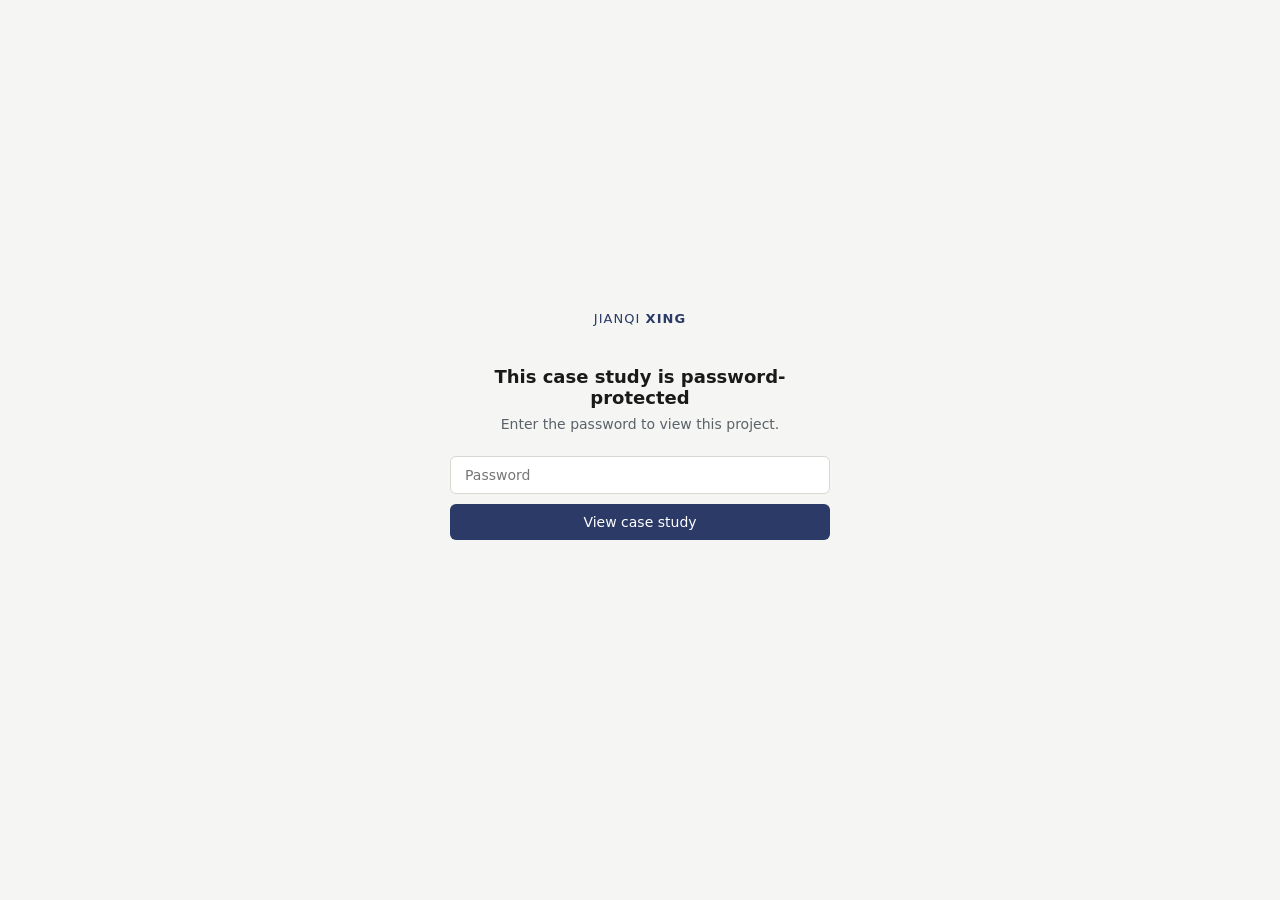
<file: projects/process-value-cost-reporting.html>
<!DOCTYPE html>
<html lang="en">
<head>
<meta charset="UTF-8">
<meta name="viewport" content="width=device-width, initial-scale=1.0">
<meta name="robots" content="noindex, nofollow">
<title>Protected — Jianqi Xing</title>
<style>
*,*::before,*::after{box-sizing:border-box;margin:0;padding:0}
body{min-height:100vh;display:flex;align-items:center;justify-content:center;background:#F5F6F3;font-family:'Space Grotesk',system-ui,sans-serif}
.pw-gate{width:100%;display:flex;align-items:center;justify-content:center;padding:40px 20px}
.pw-gate-box{max-width:380px;width:100%;text-align:center}
.brand{display:inline-block;font-size:13px;letter-spacing:.08em;color:#2B3A67;text-decoration:none;margin-bottom:40px}
.brand b{font-weight:700}
h1{font-size:18px;font-weight:600;color:#1a1a1a;margin-bottom:8px}
p{font-size:14px;color:#5B6169;margin-bottom:24px}
input[type=password]{width:100%;padding:10px 14px;border:1.5px solid #D8D9D3;border-radius:6px;font-size:14px;font-family:inherit;background:#fff;outline:none;margin-bottom:10px}
input[type=password]:focus{border-color:#2B3A67}
button{width:100%;padding:10px 14px;background:#2B3A67;color:#fff;border:none;border-radius:6px;font-size:14px;font-family:inherit;font-weight:500;cursor:pointer}
button:hover{background:#1e2d54}
.err{font-size:13px;color:#c0392b;margin-top:10px;min-height:18px}
</style>
</head>
<body>
<div class="pw-gate">
  <div class="pw-gate-box">
    <a href="../index.html" class="brand">JIANQI <b>XING</b></a>
    <h1>This case study is password-protected</h1>
    <p>Enter the password to view this project.</p>
    <form id="f" autocomplete="off">
      <input type="password" id="pw" placeholder="Password" required>
      <button type="submit">View case study</button>
      <p class="err" id="err"></p>
    </form>
  </div>
</div>
<script>
const SALT="mclrxKVz36dI7ifcQAakSQ==",IV="b8q5uAaSafQ6D+zn",CT="rfODSxi2y0ngtghRNjbSqq1/LIrWDLk7XFxi31EhA34jdsEu1nP/N8+0y4YSt2JBqQbkZWWRS39ZAZkksUaR+0aNnFrfhXljgxyC3EwMGtfvHq1Ij4ruKS3OLOxJqyCxUEwsqGEHgjaRie5uvHQjwlrM6dfMP0Xhbo6IMJGo1n97ild4jPU4zRuiuseonOYDMBp+rEGoDcV0GOR2G51oQCipKkc7VJtnJHkVydahXreEv/IEjn0G013lraDCp0Mz/FSQRQt9zKAmkeZWBAXMJawSrdrKwn1+udVYdEmG2PVDjBVdKM5jvL2CjevmGrFm7Iokk/5TddFUhahAN96UAXa+8mNjXbRyuSvYAdTHogaoVyWmSSOHKdX7ehXCdCX2ZkpfwUcN573afclvg8QtwsCzWl6Nd86OYhBheGHwlw2aCAe5c2SbrO5PVA1Cjywb+HRLWcSgyOtva5lzJT7bu/AI/0WpZkI0JCt34kbkfTHuMy1I5aFffmj9SDRoj7woreTvkcNokJadUD1NNGT6BchCeR7dlTTdvfvcC80sXOw03BpA+FZHhd8rIhm4xjMFpO4eoUKkeqkRFeuy4Z3pPLGseqTsyBsOB2/NBPUqTZz5oSOvOqmGycpPn9A82eWTNXm4HKxZHnxpfi+y10DXJ/[base64]/olKuAzQFoCwrLRplBtJmzzyLHxZr9Q5xRMVFb3DruiiogrtiNO6Z/1Eg4jUYJzgNN0xD9skAfz8tW79PNH+MRs/QSr5oA9UcQaYyCJgqgq/BqAUetGn9ekd7dr4RxAC0nSs/JvY0cwDv+RWnETFJuBSy7ctGxPUUz2jZ/uXrz+2tZE+w/O4q0vnsp49iRWq2WXQWeXNkAEEZdy/AFMnktQ2G5lTPs28ZQVE1hr17nLZoO7FWa41KZJMS26weI+LZQdRA1ncugBAscijTLJlXBWHjjqqcjiiAddXuYxR/kir7+YZldBPnmuZut3f/nQDXjTeN4lIs/HK4Sn8BPjIGqs8kbh1VjrtMTKx/TNeaUTpXr8ooYKfJHJINn+3zUCEKohDVeRP7RXKnG8JV0Z+h5wneVCOMX7dtlp6ZUenusu93gZmGdCPf9Ap2aVrrRafd9wPh/ap0+6me9OoLarKuTMmIMdqoZofCMEg1QCstdGsZZifwOL84bUboSMWKSBeXjpRhF2XloRcpJjFzzjJReKNPMYMl8fkWsxUnRXcBmWKSvDQWcLY1WyORomj1e/[base64]/TUWeuljg6v38aHRBpLFfdHXrE9sRnHBxEIWt4ncoC+JZ67VIzzhuYr7E63rPPVtlvSNzca4A25rvdUCRBTzaAEEAcp8OPaKXM4yl6u1CJzS/q4mTl1991negHpxL93Gk9Xe8VgB/bnSfsUY8EpmqpU+U5Bmb5wlm1PZ1vAlE8jsCekCvpnRux63ZunEaDywK/BkdCLRF1cH2gPZbPQCiufNFXdk2JgAjeNNgPBotwny6YgewNSGHqPQSqbSHiZm2CJUglkgSrHNPFEwtAUEm2BAYR/2AXKmcvbBpsBYnatTGXmsqRUjut+qVMwBNd1Dn2xG21txjW7jPx89y/M8AbXg5giHfBsyT4vToC6pPjapfrC/488iEtd4TMkpqBUzmvl64yqngH0mHSgycoMY3S2SD7dkevjfTnpqPViMdV782jEEVrZBw3L/P7NkflVk+khKo3FsToXOiNduHpvY3IC3noF+SJ2CxZYC/awY8F3BZ1nCGa9HEBGTXdaLGmnnNPVC51PsW7jyc0aC8mUQVHXJfmFQD5ZhifhRiwwBS1XPCYCbW1/h3QuFHVe1LyAOi2GbZauah+V406JNGeRDV8FUg5/NEBk2WELGe5QsswSJfU+tQ1xau9900SIaUm3zoeSeTuxinAANzKAnKKmUkco8mGvM2WOqYMiksaogEO6757Tzsx9OnaP6QVcFpZvFl+jBMhWIAtj9nX/K97e7bf08ngYZP5GIhiYAfWR96vYAUUEBAtmkR9vFopfbs4teRo0zPab/smRlEddAO/npjlHfG0nXw33vObvzSo9NoQmPahQ0CBdWWJv5XQMy7m4G7qCTLZN82ysVd7Fgr6pmlJ5PIKq+JVfVe5DRjbuKB9kY6UD4Z5CQ+z3m0ZI22wDS5Jp6LZL4xPsMNBC4ARtsgXCgllD5mKaTmBK26bGTqTpH3oycShmQilIHHSkc8JB0qrxq6XlMF8E2T3B/jk568cDgv5Op0KJKPQ4HdGIFsfjvHp7TDfAe9Oh9I/GZh7ZTwSdsesRzkJw30ShxHoTHmshBb0YDv/P8XCwL91qwXMZkZBGQb86cSnGqjc6or1xRvqRgcfFS0MxxZMIWT/+eIe3dYVCSNLmOofqkfTlnJ9DREvxtzIsDrqS1WqFbzkqh6HiGQjZ1IGZFGOEOKscTXEoNby76kGVaEKyrhahYuiN+xvwHubNSp5Ajlgn3FX/6K3EEekfi8QzsBEMHpTF8PdtU0/lO3NJcrNvBoH4VzEWw9PGh9twME+Lapp4rzKUNn7yidTR+7jlCcdoP0P2RJpEm1+38S4SfGdvj2yOYk9/S0kqCuW3IEwrAAov+uDDn1+o8OQDct6Bss0aTuQJZbBIUuB0uA6pVVDYFQp/[base64]/zfjDLwXjyGiGEpsONnhVIC4qxZuq+s4hmYaGDfAXPbgYk91c7W8sQerHGFq/0/y+Si1/yZ3O7rLQW73lPZLM1ZGQ/sL+R/1tRMor9MsWfBvZUp94AnEnCvd6FnwQLBK3zgfpRI/jkdRdVb7q/YLn+sgZe+XYAHXgUqm0E3WTPo3pXm8HaYlVCEVkTFam6h1a31QMu5VurEWtApcq6HkfWKdODxxPEw8O9qqIYllN/ATuaqsJbEBKxSeOk60M5sMOFDumPdKAazBefOXLjLuTCpwAiRXFvKZYGocb8mYh7MJ+g+ih90uXEYfip0Te6gQodDmJYhc8ETykKb8bwfo1tSpspEaHRDvpZv9wFcwqbP5TUOjfktjmBQRgYs14nInhJuaRQcrXJxR8r2FY/lvFI6fzHl/BB8YxCCRt64kKL5JRJngYOOTc8hqVhFtVFllYW+T4OzNmlWu9nHKZqvERhBvwC5PlCEcioCwY2wcwTXX+MJQtykKnoeUmVEPahhVfoCxmlSvNZT4T0dALQh+DYkmssXNBublMfttKnhV7mZji/JhijNk6pVfK8TTtUXpz7Rut5I7aib98AZEXhMqpFpH9900cKkEw33y7TxKJzYkb2ZIUdnAImeZbxscgj8c5btHwdvgPhLADVLnXV9hTOv2G2DK3/fYyvQn/aArt1KVtjavBKVFQWsPBhGjrIXkz2pB5rrvYmCd8zX/oDZ6ie2ZAqYJNn3qGJIfSgFEkAcVlhOD8qE6YN3KPsmjwIMfQRl3maEMddtKMzr9/mn+Hu9EUHt8kvz85jaX2BUJq7aFJoxKj32ZCGaDFIjnRcfyVax9vVaeLonJQtBkBpy3Y+0D6oRBsNh4LtDNxcPA/IvnZWEW6LZThgTh4wz5AMC37CZIonZrydGZL/zblFkhk83w6WYIZPO2UKwFIFMMqp0J3SJS6dHHUsAZcXz9BDAqxyycCuQMOP59bTEAFthBwvIIat4DR4wWdCVe+zl3yBT2+/I/0z5/9j6/XkaSNA1M9LsUR8i2Z4x5g3qM7K3UmBPSHNdmCpeJPwE7io8n8GbY3SSKuA9UEA5xhZCpTOqr18nPciiZd7ZFMTJG6/tbCXNdhfZS/8+t2ryhblrXm7U9W1lJfnpPAhu8inv76TD8aRVPwzu0BxjNdPeFcda94BG2yOVPFXtxdftKNf3Pn15tMALidD6mCDhDYCiYLtDAwNjUlw0uREZCF3hZSIWgau36zsDJUMeAfYfPxpzISmkFOkhZpfF7X56I88qwoL0jyerpa7M6y6FelGT0AFggROIge0ZFvycHRx/3qxI/wRHUHNkOgUDci1hxczB7dr+f5uC5DCxBtzyEqKeh2T6RF4QVWGIvqnEDa1vubIFe3pwnJvJAiMcMOckUFFDBl+C6S5nK5+RENPjZ8MuvlPtLc6B25FkXYg7K8XnFlYYJCKlTHlLu63/xnmtPe0MT90H/vxawnXrIXJ0UisWLHEPxnRsFPGN57iOY2xHxTjfuw/8O8YOZYWAB75HpO2J5ddo7JiQt3AXJLyNcO+v/AfGt2pL4dJmJ8WcwcoxqIzzMhSmclYPwD9HC6cWXLt/Cs/cz20mX8GnrOu7Y3UHZW1M09UO+rju2F8pEfZDRUwnyKosRgvXAm7HDiTG/vt+ok4HYhGixJG8fdpqufE1sEdrtBcvzW9dKheZ+pcUGF+ODsVRbCt8XQB3KyAqSIKfthb3kauzjbPe3k4tiueZmyKxx5c9IOwmhIF/+W2T5f5JJ6I5gTQ4BG9zvs2UKEodMP4ytPuzyxk4eKcxiJXEN+1vrMQDBvkefk8htCLlmHDyv5G3oDmV42XTlczI68Vr9bFk4Xg252ckRO/sFD2yFmQyZCBJ9y0S7TDYHm6LvwLA8ScDwD436y8QK5q/Z54GwC0gGk/IhWmPEYMFIPczz80VQJr8i2rFyGbxfX5sXwPe9Im+D552Z6yNpSD8dxKt0fc8UyDGp9PgpWkTdYzfZoTfri30+LBUFXbS0ki3b17Gr6qD6F+eY5cQ6MvfxuSIQdOe/csdlKMI+NwLj+muoXsIRKmJIKxzqNNiGmZar13izW5+tj805hFvl5yHEXvb/YoTH6SiIYjVgGzfoM7D6VG/0v8JXq2VygfwgNHBlNcwRFyF3XD+e/NALqzP+JkWt8tDtowzs2yC+NudesvBO2be4AfiOp5G5tZ/xD9XPqUAU0FKvqnPtj2IdvXgSjto5AdNmla1BixkCggcJUpJbipHDqrgPygRn66bx+ORe5gx3TuB51AqWYqYAgl8EdVYALaQZujqkjMJDvXyZzLCTesiJdCaVrqvghxzoTz6Fc6YsNEwI0AnwyQsj6hA4oqQj6WWBqlb//xHI3GyIvxFRjLBnWR64/N4ApXO9aOgeMkygdnY1iAqc9pt/O8ohuoIeA/j2B1WQTPkTsUbyfTBxVhnrqScaEuKdgnbSWVDfY6OnM9iol03tq1shSfV/6ESAltSr9keiUCV3D+Gffldw847/VpSR4g0CW90l9dSRHPI6HMn6kZozqA9JJztJ9tGeSTXPRKtBfaoFHJNf6ckF2d4A6rntKyoXTFr1hOlm23elHNAX8hptii/pEWg7LcscSz7EW3xJPN1UN7jyMRA4eU6647OAj2cqFamkxuy+b/UEjwyl/OgLNgBpW/LbslPq4cNEdDHZ6gi96VX3zq7sr08DS381qUykzTGDugKhBMmsMoHJOFGUU+lzh4pU4HHz4JnhIhos19xGqaCyDxgYcuc6aYo8yAWQN2PczWV8yWqzHAnGojxDPwEz9CtEoaftKgYGjOc04C5dk0pcV32lS9SSntPKKOjgYdJZwP4ftrKJJZRrea/[base64]/vyphNWN2vsoUP9s1Jkm0SrJ3jgFKWc7R/ctGBwdLuPgig0puXidGoWUtTelaKt0LYwvLqlXGXTTAKOvhHLLFumrUJiSr48lZUEhBdRt93DyJoDBjutSM3U+hFO9cR4OBUcgMTzNfceK+TZF7juB61/4wuJsRQu8VCcpEtrJOf1es+6/[base64]/Gqv2PQWdlCW3YvVpVp/fbooFaC16wTdN9nm/apqLyDxUY3vHa4j3W9icEUA1oe+g91AZUwJAfTxTVYQIX/CgxwIF9/S07xW0BDXoaooyMxOrAzrl+8H9kTDLcF61heN9jPK1s1Ucj01WmYbCeEO1K8f+/UpMcbqH09e5Mj/9twH5k+Bwwl0yqcmdHCni39/xdSKgymCwlEkjs0M2TueAHDihg2UpvreFGiIpG240/BZJaD15n7AmIV9joSJk1RSZXCdF55RU8HLtz/4jNf+jJSGPn3+vmD4gAqAADLSAVdSXq669+Xd1iKdJ6DQVYZc8jOQtVq/QPkKxrEYeZVUe1By3wBpXZ8toeDxhweuFt9U7/TDLTlmVZWPPRXYyuZsUyPNQs0G+q1tjQru1KtuXvtyVMkGW3ckgkvH7jgYQR9rfpSpqW02r84bqWtVqV2rUW1aQdPriJLTDQ5lVXuO4OcpjpP4sCz5DVkYs0NHyNJeJtk9qqvRB9i1XwDumv9ibSeBjYdilbD/3kO5G1t+xkr5vISGkmornBhrBhKaNLk3pCPLkcA0pQHiL4GtXEEBE8P5hWB2JsUpU+ObKCigEAFJT0nHWVkSRH8qzjfNXdAcGanZA/YoyW4A3PtJhKmw8ZIvCGJ4tQMXVds0m+fB1Fe/tBA1f/EHOuifnVw4Djx8ouwMVJEh5DTdQ0QulQMuNJIjin/tN7hCf65mNeD0aWWRmsRD66E/VlWvhBKsdcKUV3p+9tiSMM7Pfa+PgopxhcN5ZWWJSZ5clsNydR7qWC/uXZG0EHAtn34I/25VVngE5qVpad5Uu6N/qpsUOHJHXOHjFTngaq2pyk9s9drAhqU1DoNLpyZF+923/12wJ4XAChdZ3hoY7aV57ClPYjT7/G5Y7x2GW5O6I7cwetGim+Outy7/JWTx/1n72rkEvc2ogmk0nuwV4iwG5ldkxybU9AIoZUp2+q+73TCRZEOM1m234XNrVP0vz502PDWMlvsvog3LYgk7v7VyfUSi+wHxzdBacmNTFoSDPbVFtv6d6CZZ1ebtNyNjTETeYeNTSp9UQSptt2uNV5Oj+9OVr56VtJkcHU0Qpa/lgH6G1JQW/dB2GtbfF1Ge7KMSHVUSL3BL/zxbe9vu4k0uinEkZH87LMGtYz1hsOmKGqhWMBg93mwQxoeRXB4fBzA/Cpnop0noVtoMUtcioxRHdKczz1RgiMDk66W9/j/VEWXLE28IQptCJl6LA+T9B5OeRF3EypXow+73JhRcPhIZRlgxtpfZ2Z56eMlm401lYhhvsocqkw8B1zQHq85ENg4fHVzp+Bgjl7WTtstQQ92vshMmj0fjiB+6aXaah/2ipqo0fP7ID18PYvm6bL4vk6M46EIKHya6Ct95p76LUw2fHwfPiQ4U/P01rYcJLENlRWgQ5L51wQbg3I5tB0I1VlXSnCJIKe8hSupW3nHD9HZnrjfPWUWCAWH094mGINDAjFmnz/tlMBlZdsZVgZEiFLupg261sQJmv1U0BPIhRDrQBggitYHhOImLa08BgNM9/+ZNa1qhUXaSM52KrxiiVRvrzWk7CSs24CXZlfwUm/375MT/73pBDd7a7k/YXd4XWaW47JWemTMXqJccDSxapUbnP3wi4+YxAPkcH/PZWEPj9mmGr6X+AnI6fAJPMDeBe9gV+5F+ZcWSPTJjktgVH/yqfh0YSQZkik/Cuse7dD6jo51gDmJiwH3vzYusw30iQeQdqVTUsmAJhcoPNMwvRr2plOK7LAvqrvAfmWf90zV5MOyfHZmjnemaqDY0E3cu0T0yeoFpp0Sbmzhfmki92d39pRe+hj1cI/b0asRdJGoVnaA3LIYZQz5LDcbfx9S/zxjv/NK9he3ZiLeZuSeLnRhJ+ELaJcVFnkgP994TW7LYy5ndioTuPM0NK72/J58mYpWaONn0Jd9uCHpG/kokdbhJTRbAbFzgdgzyXI38axAAOijk+p9IePVuWcoo5jIoDGS7uNg2tt4JDIObMnW+pUrWPuZYIn7wTfhugHUoWbeA147BzTZV3FauTlOL7fKfhaCZ9PeygHSRsDwE0ilNEJOn26thxDojI8/2ku0M0hLMZwlRwpC3gs8q6S3ezjloaTggD60cyG1RR9EYu1Wr12icvp2FDQ5Q9EfA+QcHRrWYj+1QArotTpF1bHTn2NLwfXzvJnnHxz8rP/oT8fQvDyApfnNpyNhJa1F+WPd28XjT6SB1B/LYqsenE0KwImJ38J2jXCZe1PAYbPPz6ayVabVqD8MGPupZ89Kl3M/sh5/3tIScQqtATGfwpsZs3Smh8S8mSAPlX64ILP4BZt9zxT3aCbb7Uyyp2TqwNM4MNCvlw4CAA40HFh46KghApaJJ8jqmmhv68y8FXqmLYE3rj/nLcF9gw3kxllloa2AzqP+Nivbh8BmPaF8eNGIe9qm8IIEhwb+XOEUf1vHQFKeffhlEZ6CmLQOFVLyR3WSEZ/6Ef2rDTstNkpuX7JFoC1M86HeV/S3Zvlobj77v4zdjpryRETtqkPOW3MlTkh4qarYmOmrOwWRkRSnG1TV82XCpZXZ23vPsDmWclrMvkdYuEGJzx1q916VndhHkKsoTaw3DbUzDAUwWRUWSbE3EyyJqLvNpW3IdW8AHLg9Fz9Tld8S9/UMmVej3ud4c/[base64]/bSxJ+YZHgxxAm3gWP7UkmBB/DzDjt4OevWIhYh1S92hkDy8tFLOMgHDFhtRcWSCAB9XQnfJdFXCifFV6K6ayoLDgRRaP4fvRtr1jsLLTz1AfXfD2rN1ZW2ySPNI5IPodI35Ckna1IW+KZFZrA48XJEKekpacJFj+6sSVblGLE6J/vXZthzku0nmspJ9E1EKIIa4v6wnBGvcpUrScO4j5lOG/xUa6Vl4c3L5wB44nFZ4jerJ+6/G1X9HcnLZgNfxYejwSgNcWUcLM0ng/GhZlgSk2d6lRPQ6yx9HebF+r9RetlpYUBKH6cxCn/QzR/CPtj7to2vTQOsO+twoCLB5zmKRob+Fv7YjFy22b4700z47HBCek3ekyHGGUxAw82/JXHq0QmOAAW5d+E69rt9GBRCzm73/nVTRIy4bi3/r5Ni/9lsSD7NqTnqZJUlqeqy0aadhZFV8ZNHFTT0Mmi9a7YYbUvJZPtLXR4OWA8FuyPDeHTvi6mQDlnrg6NGoXiH9Q/ZIv0nNArn3qOVJDXdoXglM3Ko4OzZTxSCy3JpBkudUTP8ttdifsFGnI0PdUcSv9mOvRq0t3/7X/ecrGOZRjvnPEFXcoasrBefs8PDgPKVy8W4CmyPvhQ3kw908GqzAuXSYuRNxWX8L7i56tmrFSrWKd4Kh/OKhuV2EHEPzcV5zvvje3zyZsuvrppymKlovPWrRPCzxi3J8RIkI4TpU2Y9t8x6IMjJ8BRJRu5UVeaCAzU01deY8OOorK4OZInE+94me9g7YkhUGo9mwwJEtpbbFFz6gYWh0COrlew9YyhsXBNRDHjWE/KBwxWaeu9mAPLFOBo00h9k8JrP23IYFJJgMEvzC7m3QsJ366s75BKbo0y3BNH5PjXw+7plYgAjXQvNwmzkWpXHXJ+jsGN9CahpQN93Lq35/Nxi4I6Gxc3yGQvTMx5FQjtaYDFuaIK4x0/xIGrqpV4Zh1aSxIWGyUZUbIvaa4q0EmlrYSnAWLQ/6zYjZ9yAcqQQQ4k0SzXk2rDsP6RgNs7OOw0mI6k3mWaKzJGGVKkx7XxkafX9R4SXVlU7DYTE4Q/H/x1L3ReHZtliO+m6OnRXPt2CelZZUgefh0/ZNyv8b1+3tSeaZTEleNYeQfVxzyuUoN97+lFUhhHAo5y/oL/nFrjz2TC6c7GAoKWoJ8KqkFPPYKlYgeNE8cWweWC+Q8Qf+Cc42lcLBnDRp7aH/lTc492U0IN2b/XBABsckvR7e+elZSwhu1bOPODgXCgeT5jLgVYilwGYW/77IlVI92paTlf8iQ4kbMwaOuPYnerKIqQa0XxpXaIsXcyaFlILJPeIEXjOkq/MQDtysda5eqgmPoA8qWBKOeevRHU3tS1VhXaaqywsMxFwzjNPm3B+VYtx1+5RmbEutimR0/LU94zXNfcCsm4/Li8zUjZ5lk1cQ8JrP6Rc8XMJfmbzNjhrQYZyvVfBkc1hSZ7MIHpHenHr9hKYHIpVlsXI+Dvwn+I0sspGDUszBVyYzCvf+sBbXLwEFnYzcvOSUZU3OrPeXn8CdmqXvK59lYpOwiPhTbJdkhynd+BstJR53grF3y6oHkxLol3OU2oFwU7kaAV831Y5ffmadHcH4n/52ygYNCj7Ah1H3phkZmgnKR58wXJ0m/TuGyleoIMbQo02v4+drH/zhE4S2+3I8s6dR2WgWsrb5REO1i+nAsRPWnA19LtxBhd8x1hQY7o5SzHRhYc70EjDRscGyLNerMH/CEu2vTpCyfX4zAvn9/mM5pHm5FIHDBX2DLbYE/xgTuEjzPpM3sWW15m4WStmhRI4Zy63mD0LmeV/FmMsQw/X9nZ8WwOUtt3DeIB2Vacsucal9POxq35GMm9/4gfv3yUJH5r8aHjyrDe7MqyEDe7Tmhk7RVDI1m2cvTi5+y633lnn8MzpuH2gzyHnLk3uX/fLZUcQ1yfEUZQSkqVXFUs/V/X51Gl0I7zemxbQKBolGTPZXp5FxorZhPlcQDoIiXOkQZHd0T95LAoMrYaoK+Oaa3AbyiG2Ea7U67GRWefS+SJg5okHFiYcdLoWDZ1t+a2Ch/UGL5B1JfPsqgTvN9/eEfisnOIspeUcgu5FAVg4TQ9qCLGX/pPULJ/nQ3Ke3iFB6DmvxszgFFhu2NY+1AI8O78ljDJr0dvwcf2ySM4SdNFLIIhDlt4QB2xCgIerKhE58ORN3+uqWuoNZMXE/Dt8jhMesxmW7eZ7brvfqjHPXLZ9E4FsqzT4VoWHN3biOBfZll3EaEJB63o59pgDm9zklV2b65f33gMbrlwMWnHT7PD77Bl/Eh8Dc30aUU81emqWJwAvEXXSBG/1ltwrlARv43BIkfEOp034vDuGW1dTy7ROmFbs05Bbc9akbjqHTzE+HniWbZL1MDpO0lxkmCtO7ACGBaTSx+ld7anhzRd1EXpUl3513N3wzly3S8ncS/uLJbI63IyjSJs03paVqOHHfFvdTvveEWzzRF/xpTKEOX2VB3UEqkGdRbtzfvg1dnd9h1ce862gByQ0t7+Jkweghzno51dNLcT7OheOOHRqiwuJDDA8VraxeY3Noeiw6IvmzQ9grWEQs4a8bLhWaFrU4h1Lo2DoP/LAntNMhoabIRJEAOgchBzafueuaYjkCgCOY7UcPlwPO873iJpmStRkKD3l6/G+s304jV1V6kCk316i3Qcv5EL6lJGGZz8dObuW9tztTzCWF/moprqy9YSRRkakyHn5lnZ+3CpHci+uYHwrYJT923R8UsAdvmK8IqVXNC4fWny5LfEtDz97+oVxzGRvsouDkieVmlTUL7Wa0CJFdcHpKBvk2epDjlznKPRR4fQhr7+GQocOtE5K/m8NKOMzV06AtCVP9BZRsa5To8yVtQ6vgBUTlXKWjV3xScPxfVBy2ryyRRTzglJBsbl/Bj459MQLpb8Gv2xK7eD8CbxzBGv/H3V8RHAJHm4zAkIiotv1WrQuRX+ohUVxV5f+XRkrwb/V9/v8V+XY5l2I2D/d9Yn/xiounoL49weqDWN4mh/4g+RseHgvkRcFRCpfJcBQCgAh91blWakdBs/XgNiKs0b73UvHNZoCxQpscjazrrUto4iNxJRUkRcT3Ct/ySegI/RXgupEromfSoin6ukfkI11tDP/4hraj7w5GuI0Zt6E/Z1oRaS4B6Tr7e9A1c/LnIy+dJcIIS+q8VA7Wl/O9Z3ZrKUPvh7hi6dyUaFhx0FMJAZohh6DJUMw8TcA1NCeXm90E96ylq+00Td/mWIupm0Ic5V2+oorJ2D86//+JTQ+YtvWrBFy0rvfPWkIf4npHutDgYhbHGnZsDYSWQkTV4Pi3sw1nQvQdgtdaPOQYLuhBOfAo6WuGA5wUuq/I7Gk/uU46MOMrvSQj+xs0qEPq18km74g9hGENaLJ/MOAqC82hCx85z/BQWFiLq8UEJLmZvNI2D6YUaUPKizkO0IDIorYg1+R0XS498vnIewt/YBPmNGgBx8zSMdIgEeS/h/cpNCnXYPM69IjmYbHunRVu+0yrnwor9942uD55ART7TF/vXq71OUTqj00YlYsoafzSv4ir9A5Rjl/5VVhqfZdCJWqiNm3O9MJWg5fW9dKhqjnir+xci2+x/2O28x3ebjmYQ4UPs8b5gU88Y1XcFUuaXr/ryIIWvKna8K6ZDZJidkY8PNLcZPs/FNOPOLnTB2VBaeTsJZOgfIv2yPNgLgvzDvuY1vNIYtmT3LzA4fIdwxCB7danQ2NudgNcGy1pBgYr+ZHLVBmvsMw0+qsinpZOyx9DtYTZWl5RgxApuV6z10wHdkCc0Gf0TUOosiPWoycBH92gL0VzKl1sLwlvhOLRNCKVmN2/BfQarq01ug3/liYG297YQklZPAQSAzt+bJMv8HZTDj5qdfxJPy0XUOe7sHRJCqhxpSCAzyEzx2ujoTcVfiSzyB53RVZLYzwHfcxY7Qbfek/KrIKpQXJp7AJ0r68QxgADQLsb8k+X5avXpER8cknekF69TuIBLxMKs/mvHU2/Q1xYB9ky7gJOUg7eR3OLw8l7gi9GEsuxgzCc9HsIPXzmiitJBFfOcFp4TffO/SLPwPqOTdW4CudLVDNSUTJDIizi73l2QCHRypP5wjue6rQuSxWyGxTi8N0RWQDNHv+Yj+2yENLf8i5R2EgNgHets0mDKUQkj5rJFqzD66u2gSuYm5zxSmkxacYtdJHpFy6LYVOrJpybi5sVKiG2YGmLEhpjrrYtfe/PHEsqr5OXgUr2F7+Pp8oXsFJfS5cgVGNxkX0lJElt/VD2n10u6ZgH1Xk1U7IJs+Mf7q+2yJ0PrP9oogA1vlf6AgiioUMzt8nrG27sQ3e4eJdAm0mB9mnAs82IW6jC/7Ysea7lIMsSs+iktP1ZU7SXsr6YnQLiYkLtiCUSvN2j1M4g2Dt1TJc9K8FwRIx8Lyu13RhZ9cvQcKJoC1Oj+Xjana/yNWuhzq4/DjbfNsZCqMyEVcAbB0Qsp8vRwwZd0l3VNV2MUoNccHaG+WWvSp8gOMDIi75FmpU3KhSUlPfOtYM1pr4cZUlpOBygYJvMIEKcsyOmKZhSsL5tFArKmq9zEV6l9ZHNAqj4Z/Gp9G/+2Oit/PhVx4tCrG8iXMU/vEKu4Mk4SHVj2gSuMj5TR8/C3CyRktUsdWYUTmUq9L62kNNG16sF3yBuEX05GldRFbdTHwjRv9o9sAahI4wHenUJSfZXVFdS7PO2//7es1vO/2SHv0+3r1Ur/MMJzeZlpMGYc6J7F+j98ZZRf3StqCrVNSyPreeRyP9pc3QvF+esd3L/IFSBPBHXKo6vkb9K5zCl/vf8jf0NrdldPhvYETsdxSihMSt6ma7ms6q8tgrXsHLwZyveJsNG4olbCnwdaYzuEYLFkDhjPM1+0SpPUjL4CM+YWC21Weu8Q3TBrMa4+fw6VU92P4z218YHpZYFev6dJkX8mowcYXm4AYm/[base64]/bdiPspNi4p/7U45XTlEq+IOUuNsdZwWLYVSPkWx+1n0p5TLchBDun7iHuVu3I68Yu23WhGxBJH6ETE++y5MaO7PHV1/[base64]/xXe1ZvEMNuvYegEoBfvGBRm1dvchDUacrT+0QlPtCVGSoqxpQnsA+o/VdUebgXXbrpEaGeRoviToN+LAK6oFRryRINZN/UiShvQwd5hJ+tkL+oopvsrqRgFWyFxVWwvvKNu9KkU0rMamnYz4bUiIcYaTbyGXcAoX/68nuTN97++8Ubz/z+aYlvsfuf+f7Yh7rEnQF1PY/xVyNWzxi4rYESUU+QiWcF4olbKOgoBkusMXwNY1TVGDgXO75eKMmkXiO5/uoeSUu92YVEk/M/A+nFi7R6lurC+rho7pWe/4rEA8st/kjtFIfvTdwwZIESvSLQFrrsOjBWI1z5MiS/mQLZnfm/4GcVGBcDxtFQA3Xs8v9h/7mnJhAb5UFoD6XH70ToOFC2gscCpF7OHd1bW71OoyFb0fniGnT/LH01eHAhmpDF7hW6OXrwpBjWLKnK4IYo47BWUYAiPJqiV6hHDiVOeONP4qnLVYP9IG/qq/b3essqp8yIzVOp9iZjR0SvMD2Op1yjMdJJ+9UoPxKpOd1GZkZx0cXNrx2744Y5eDq5F9A3tGnHLONMKAIWUWWmSIp3wUjLMi0tA5UC7SoMZ7LRdgNu6q3XqLgkFwBLRnA0gceiQEas1/215Rh9jTzLg+SxFUjJspdgDLs6QkfD1hWbD8tIboGjlXfEIEtxlNgFxEdaYN4U7qu+ZNGqLeeqXFFxl+YVZS/TWGDd3CN844PUovARH8l5fen9h4PzNsyZNfZa2K/cXW1Yz9NM3mCUBRVzWKRWhqOdmx84niQwfJDgBQI1NkcfJkIpTx94KuUkWu/Ot6Kf3IwinrPo93yS5y7xaUf2NhOXveRah2HSTljXDCExy7/JOEChkBcq7obrpYJIPWQSaw0rl055b8eUSUUNej06x4fVdhIBLMk4OG9oNuIUrFFQP8VEbMBeiGYoKES9xWMkIcX1/B8SHDl3ofbJVrEfHOdQlROIdLNdd88dnSxO9YRZ1jWjag6rLgfou+ElAkmwL/LTuWzV8eCOjxyaGyxAFDlD4Rn8GNW13e0Yi/[base64]/tlNeJl9iz2by5man4Dn9S5TszuXTOLJ/uc+qnoJIndHySMXk6dthHh2qjuGyyQIapvSSrh0Hx+6v2PV2h2Wv12rgcT+JlMjFkfwdvW6dp7gethPcu1cz0II9QPHIiMKNn3HuYhHTIXBz5W5FAz+y9i5X7361gd/vW0Fn1d3W/EvNE76qke+jPQoWIdKUE6QvyMd75/7vVLhxkyG3ViVYnI/[base64]/[base64]/j+HFJdwKKO07VOt6IL8CO1PselGJLZWFlpjfQhAMuCGV3BUMCTeEdS84R19+AdDhxWTQxeNR3cypdDFYCH4h+jvylTlObmh94hBWz7iEDmv4UaJdWxRhusrV/RRtsElj1Movpl4YP8j/TdvCPO62SGFgwSPjAfVgwscW0KSyOOUo22efSc2QtbY9uCUXeO2c0w9ehrJh030vuM4dnqMKb5mMWRzO/HYP9TDNaApJk9BafHC1IpBvNN8vyA7QSr9VipQNoQUN1TcmbfHdCdPr4eli8O/18H4powF4CnYaTxRCh0K1OyHTus+tc33FU9TTfqSx8HalapB4oqEaSR5/g2p/hMGKMqbwJ4SUINb/[base64]/4FMsiTI51QPslwJiSYIZ6YjH37HA1mMgrYG7lrn2LOYbyQSRn/tKRsp8nFEQbR4YFG7LeegJce8XJo9WXLqMCACl+tJUXrCI5lGax3cY5RTCvwIu5RqHdiLmi66cnHLwF3EDJLW0NYB5HJnO+yUrOWnhjWMHzdnMj+2nh+M6gvQW6pxvXRPFpZZm1nxI/4Kd+kzsZuqeCvsu0kQL3UVdSp+GiwtvAxfWPfyY25p9SvbwpkRm8CFeUqMAZJJWxz6gzRXTCjkvtwiAgoK8GFcClaj9GHDdMF4bCNeotBNkSfL0UI7jPDUt6pyo7r6ZCIJjohfVwmqL4bS1I6q12VfKKW9wNftSbISD6u79wZAvWmvN882FeCmhLfcj4+EG/1LAcOZDyDsRjrBqOYTFtG5L2y2f2h9dMFfmDgefxkgRCzwjiNKDn7SWeKcUdvOQIKZ2AalZqtuDwHGCzvBGv3FNmgj06a5xuc77024or5kvHOxUsa/7IOM8WBskiXk3J8p9YnthO3fE2fkK+PcmpWMWxBItw6iFj1VuPpcNhBXCr/f31wU02sMlG5au7uMQOWfWesU/omWLm8rExlNVfD7WMEo2W+VEWpo6P740+dYxe/eY4PIhZb/3nqi9CHSmn3ZYUCXku6tLRlCxKllnyaDnGjaFOl3SPKDbapVk9gMUcyHSvzBEu5bVIt7Sl0xf4f/MVqnhyjM8MgT5oXoLjCUB40GdrGq+oy+Kis0IGkk8Vrf+f1O/HO+1h6VDnHX2T1DjbjvG6SOPnVjDJ6Y9IY4KC6OQqZ+T3Dwdtn92tFIUBsMIlUdJ37+5kSc0hQ/GBJnyL+YRyVsKDpLBgkE18W72QLHwenWy9aXHzPhlziilaDwhhgeCo/AiHVdGA6pomoyuIZ/z6b40yAJjZN4Iz0nGgdtUpE18ITk6LyQP7aag61JjrK/2tf0ZGXMIXdEW9zSpgzVOIlQYr8eDxo4uvEoFhP8o5oY54/3OKIwebO3gXGLoh/AATCZwr1zt1bdqmkcB20eq5q2NG4gMmkOUA2mGYC9ioGHCsS+ePOuQSkceNtZFf5dxpq9xWKge/12DCYbEzUaQoA18ipjHrJJzcErI3sI1vgMzUhalg+z7VznWHHn2fzqHnwZmDq4k/[base64]/UiDn9UtQlSyQ0u8a7/Nb2vwBXO+q0NfRc9F12aUF/UDO5ShSL+CBYFiRJTOXBGuzqWkYrmGf/wIuMGvQERhCCsS+nU/nkeS2+0lGGLSkYP9Mz8+RP0Zpjao/i8bNr9tITvH1m+7dNj3OJmU/icLeZiSrW0/igXXusGOusFk3fcUGDOLHTMqtkXToPBnbO11i4IJdVTIvj47UbZn34QC/pJQQ/uyQgnFP6WCHRSOi1/44z2uQXI7IJ+skOgON7qTLVgjpzrj2iHw0Bhb5Yc0w/zMDTcqzkpcom3CsH4e9qPZP2Yd1WOghtD4KQYC16425nBZbLL5XXb/itSyr53AbGm5Cx9lYuXBRtSsPXy9symr34T9nLURAP6AU6ReqxHaw34Je4rrPvDPPup/c/5GR+4WpNXiev8LXHvflTtH5dLk64jrF1eBBL2fWV/oCGQmHNTZgyugEhxUOcd65oAY/QDd5Dt2IwNNIEAdfSaItfbatl+aTlEjJ1GIUgx0/Le8U9ZZKTDclnL29E+A3BOE5O4BkrQQcTFTZFAOgzk7Zvseo+qbuzeIy24bueNM1/81lsQD9jMHdjirOnIoZ4NrpRzemd2BAHGu99vVrj+4lz6rpJjSKsJlphFkI/tosXYYFLwrMYKMUXKKcWkXR3cIfV2qZ90RzVUXX+Kyn66DBGxGfHOUcDbdfv7WQLqByk3BM6JMhY3Z4zvr124YU9Vleng05PpFl+meLVyjY6vxLwqJBGUdVmjmzXvgjBHO9VkJUyagJvSXdUa4CJ7IbMfYJeSFm35hEMk+0V2x99rqQZxch/hqsFZL3kHmEX37fVdjFMNIyNWDwJdAIO4VVZdJauc71+ftxqx2fYsLJYhflyHg0nlrXwxrvzOmwPEb9zwi7mHRP7qKEGMqh0KYfWclFZsdepu9K8RrKlgvbn7klCdxIPk/zx921K2B1kZTlEmtbH33XbrYO51MQtiCY1EY281UGEUgIP0ExA4QkZiRnH4ytNoMC8ntKw3qHHbnZrE75VN8px/aiKSaoxLg9F83m7tN3vVuX7URHSaLn/3jQ4WsgjREXqga5/UkKCs4oPMeD38Tp1gcM6m57JfyG0V34/kJd+pYFLu1QetcLU3HlzOR+0AONKFhvQUj22c0cE3JwaHxLUSfhKhUGMyiEFm530wbbgh+keA1w9mFhXrzCmT+u3JLN/1zbYgRpT+vHizjgCF1qDKZ1TGTnis63CrsfbbOgV0nJSs0H4RGXMEkHMERbyq1zSaodBZhJX6rH0AK8DzPqB30CHwlfjHfPkxWCTOB531xzHGFkr/sTNLKIJKIKZr30PPFC9PfR7nFuq6dUj25ywxkS5U1+zPrdOE6fM8XszX9Xf+CE+Jk3mRtVKXyuf7Mfl98EMNcrvUbe7h6LZ+sWDxFtEq2YXUwsuYB/PrO1xCgMicBATq14enNhZtLueg0/m0p8TUtlKM13BotuwSDjUusUWsUEaP+t8okI1PhuS0tAYC84d2dkHpjp+4EPRAWwjhj1WAKKJ1zv/k7ztUKjIsr3A62+Qo8lEcael7uGAwJv0uX7vTi8KFk1QZcaFdKeojaK3e/HUwyzubM0t9NNIK0jivZMpxsAptRYm2eswBtQe/5Z57MghRcnIy8kt2/1ohyVeKvbII7lE1HHAdLkx9rOQqqn8Ds5OTH/dOETokGF4NJNj/6Vm+pP6O47P1d5KMJZ30CkU09ubB09fNETBZ5HEKJ79+ixSukX4/PPWImftKa8w8HDYlC/7Atm/YqxMTYkUtEV5J4dS2D48amMrVOnM3v5T9IYaHdJVrMgK9rK9nS5Y3omgNb2qub5flqsVYWEp6zjt1nrCvc6SawhxP+DuzbP//5v5xz++ySLhzpS+7owvFczkI2pTsTQkobXhxj+SejERou1YXs0R5YGYjth+MVM4c68tSNYeWec1vPmGPnLHQflbYzxqa2ZsA5SlKRFDq6RoFF7vv1S6NkR7ug6Xkwcb9/GlrrN+NX4aYJWLiKkLqU5AE17WMUKSPLO2aH/wNJrQwIbi1bDQPf+Op3DqvMep/hyheZs2A0JlYzAHU0+qc99aXt3BGeR98N7SnDOeIzD1RpHNS5LFe46WbAy/dAe8b9phj7j+rgX30AXYV+6yyzvt/KdfDYBUMMS1+MRvmQ5tWaY6uxBLAHyKg7LYX14BZVyGbdNHI76JLQJT8vwh+go7toeYEW0LY/2df4j2GQqcwuPF+TKYqCLisJqSKRtMR35BV+oGmj4voOeCDBjJEeLcTyASoKVWmFb7XrQie5jFqRX7tU+SQZGcEJfbLC6A43SI3HAbbLIwfxC4t7FGdKem5AuK2khKFR9s/oZHpqAJNA1vaS3hLVKMlk2hYceJFt4iot00oglcg5uBc28ULcHrBIRUPoX6juxQP3JmujddU9Bc1V8/m9nFRJ/m9MZOpVke5P7lImoHcAmyBxSd8Tb6VOgzwStVCkBFh4lVKmGkt2eT/R69HBmSubj9IVlKKwuIJise0MKgRdWsEKdbsrnkaMtHGDoZusSmAkvE7VBvjkYbUhrSK8dXW/oViO/Km8OqZ5OnUgMnt4TQedm9C1h7Yc2hEtSvSiumaRmddrexnnkD/GieCcyjcb5/e0iUvh6vG7dpOy6lhiC/TOIHr5vlw6d2F9ZaftcyPlth+jdIbZdWVVuDB6OuVo83LqfUhpV4cC8q1cRKedDZr4TT2m1BWLi8p6BaezaU/EYk/gVXpEJLaW04wt/aIT0j346GgPFe5xIFYGgSAxCQljX6fTDnLJK20b7V5YCiDw6s7gYKQiRZM/lFd/411fCRulcR30PZ2yqm7NdUs6DRFS6jFQgBhrhlLKQ7UGKRzjHdDqYnXwgOTa0p11OS3mIbUifOCRtsgJdnTOnHOCGiB8f7jFO7jUi4FVFLqU0Tx/4TPgbPEMK7ZslJAQuNA8n5VSlQisi04X2+zLcLVlQIuaEBJoIfy+Yrc3Ojm+Z00yV0cYq2Nnh9mROKTUita/VqsoSe/JIr7NPXuYE7u15r4Y3Vkp1MfzSaN6ne4TyXzU2sbmiBPVrNFlCBgt7DuOZqIonyU6PEARngQ21QlNX5sd0b/rrxkjbwnyfqojYBmKFVifUZg/9yGgltLoYVRMuCX0ylUsCupo5EcqM5+P1eRrYAxo0+pYM1H3I9RzsDkdH2BHmDIknX6XJLJvwAPZKkb5zl6httnHLjo1PJRWAYBS5kkwMBDgpmAmbiLo04geEesvIHcx7mBrQZv5paF2Ryp75QsD1PwCPIYCipqB76FFOxTcBiUdEgQ5xN5soO49B19IO1yNm/4bP0HnNtpJB05ToFVikxbah98jgntwWpfklrTxqdltFXRDxotQDFLzsLmtmguoiINe6Xif2A5dRxnHBcHouTVd/1B1O55/Y+4e+xI7pkDqtLINZPv/5dI/QLOm8GCRNlw9clpYveTfEYP7FNtq+k7kkAo3HTQ2i1AslNXAUS6pi7YgbFvSoQOxTKs7Cm4mOY7Pv/EPEK3BZ+IbDVgw8Gji64+zqrQ4h86myNOwS0A/9rvBvBSO7HveIuoXFMKJrs3oQsU2K0pSXC7CfzucFmWHq0z/VG+kVquS72b2rQpmRJehWTMQJyg/A8NWjZWnJ8f+RmSktUAV0FtixfNBQ0sXNnijhtTXYVa+wTmVJCQa95C4K6Uk2yZ/yRORJmei978epQlxhmLK7Jcr4QxUikPnKfn+rWll3Ge9JL7fYoLJJhwyg1k+bZQticJ5xQfmSgpkY93t/x49yGVKXhCjmdqjbIoDd+jxWh0yPxc6LplGkaAegHwQUWnV5Cv9aaeCLVnfe5n2DWmZmZN7iqmYhqCk8582PG/[base64]/Unvg4xWXNwZ8hAZyhFNBDdKbu7Bk5GZxT9PPlb8epPf9NJlrcgQ6Asee3dyuFEi5O9/flLpcAE/oXSW5kc57iL789xM3YH+toZxwiYfJBsO9g3MeOITQdbzUbFTPVSrJsmDPUO5wzh/TgpkRkdQiemQC1R0sknrtLoUape+SoOoB7HZ8Nu2oYXBe1w4RYURDuQU8gDPkNha/M6qVr6gSTRMC8mXYS6kRLLGQruzbXTOJWH3IzyTTxDJMt3WZEQv8Jpju18F/LSaZP7FjeaKOr1C0gOl1sh8jnwyhuuAb8vkEGubvDdqhlTeacl9JluUfeYTzNdjXzXJiVffNs9icxFmUHbMICdr4u82vlP0VWBk5ZEA4QoAj6n3tu9dXtAlQ767frZjP7ofW2cVSF04nmXQhjWMOeDgMfRD7JzW31OcrvZlRI8daCNTQ2yoALqtYKvcHNOPN2/QMhbd5RrXIPJ5lUD18OxsVfTGNHuWvV8as4rGtK8B7yem38zTh/4U57QDnVf/yJNLyiDgVkP/YKE71oygncQo97HDtvNMwu/Di8LXyvdXnJe+MZsZgSY40BEH/3vfb9almcLJXGtNuO1Q67a/O3e8KWG93ufy+mUNJiKQVbC1t5uq8eb3rNxgAWmXZjdR+e5RFTaIWrJ7f+uUyHdf5/tFw7/F/+EfxbIbL8UY4sESqHQZgiqg/f17Pkodu+TXpf3eJTc3MMiVJwod6O7LWOf6PwU9O1ixP3SYUEl15ctc6ME1n6S6NLLz79opzyqjXUwhEA1gd8ndySPD3IalHSfgJg8TC8e9cIDujUqshuNf3GweDVWWaPUM6Kxw2hEwsDS+IsyDs73W/GW4nce1X2hidVu3PSNdszYAiFyeKyUJOjk8ITA2sRG9BeHraaa0v85Jc/WrgsjMRxegfyF10tfzkjvqivk/Fg1bjdGJ1R0J90yBdbMQ0uVKnAxUDjPcPjf/fKoTvV3ZTm5ERiY9cxFB7qnqt53cSxkDlXEIW9pWBQXMLmeMV4nPSYFH+h+mTs9K+etzemVo44QWpcgh4LhAckDlBHAG5+t7ThpwQGI/3x6G6hceFDSWQ2KHCDF1QJXVXR2HuSFXVUHffetqFWD1Rfl+R+IUWX/iQwKaAWxgFoXXzzDukVZbMsv1hUyjgsSikk3c/ACo+fAUF3fGSMt4cPlRrPFE4xlRAxlXAix8xTCuUmrC29O5j/0DMf2QL+KdhjfBM+OGrDcscRssjC+zZRwCP9VqbZUnieWfwTXzF+WpOCdSUSQahnHR8X0XDOgYCieUYEreCAork5K6LtIO+B0O2HHjX1ockD1pPGfF+kzTGE4EO/7NH6qUzOJNYTD7Gg1UhsSH1r9VIWnaFNRr1ruZfTw627QL/Bb/82mjqynKiwCdAIYzOIxJ/UAcNWvwHT7KnzcKFor0Rnyr0vOR1uQy2hHhoHZ1O6mMyBkXQBRZq7wE2VNKoTiGpCZ8vf3DidlzDmEeVmFfgVmqGiSpuTHWxeXbqaTaTkEWKQhc5/I4Wsd9A2PCWLUq0SHXEQDI/16M8UWfB7PSUcpaz9dmUjnEmwK+H02zooK7tw7l4L6vLjNhGLp98UT/BVKvYm0Wff/oLrETffczXyNTv4l+fYncbPI6FtupehkyZkbwuSDDZkFwKGBW2JYhFSGt4Eg10XOUqF8TuPLdY32rwz3VxEprXQenu9oos4s+nG9HcIFnb7aFX1F8B/9Fusea973WQ83yZWngmfvY5egKmwtVBRu5hMVD6T0tIATxx3kfEXFJ1lpOPbWPgRJlL9vzkkGJ28xCJsB1xaMbVckeVMUB6GlKs8jiPYWXB3+YCvI2dVVV6+EMlsF77erG9aMkui3c2w6eKBdoGsX0U2gVPZmfscZLIyRoTSzax/IBJuzRG+YwhObaeiaQRVyJ2nKDlRAALz4QcM1po8B9PyDWIDoZIZ49E/0xCNNY9XwrCpA4dWLvm6PsngAsfeexr9H1mQ0tJh3jqyxP1RdEFRnis96sWAWfSgJPUazcG7Q3Mz9Amtc1cE9eHMkt1qKOER6Q28u1kWSKiGbxLO1VLLMb4TM2zCLbvHPic+NuFWvvsxGt2+oa2/E438nZmSdOzmdgEMa9JcuwGuCdvrJhEluAGbaayIcUXPJycvYZNn5QJtuDmolA/aBsEGw6vjRW6tfMH7OItcJP2cmQ+N0iKco9iwSibMttnLoAPqZqfF/98rwJBtcKt6ls/kEFhzahSLyITHQb11hrjfdAhp7k9/+T3tCQJUCEisaW2EdEso32gz4vKVcptOeXF0s4pZYBTyv5M2PjgkCq6Nu01YnWQ91kNnjCV2IC6enSV2HrWDn6ehjR5gqHNioGxTE35PXLmhvrLTvYAKQQrYeL63xykHGfLUraQCNISEqNTVUORNl68fs/TDrkdrz7GVemWd6aAkgmVGFdq4rFto2sP+WzednsSOLz+QpUAr1NXZBnKUxS6BQl9HUEjgxH57kSEll/GhMBiPNvcnc8QWS5oFhdH4lt6PoJIqFjYC9OuMIk+xW9EFZbwW00mDd3VJo+2vw0yfPfugKT/62zARjVrjElPWqjH6Rt+xgPf2vAR0FTT3t0PnPL6S/2Agvx91ixIF5e1bC0C7p0mY2Uq/eDRUcoBW7nOeJIPxNljJqQIpBIaqqc6hgzjlNXMfyRjNnCUx0QZP8ZCA3u1GBGRiqAKDI1gYNF97vHQuI+RUi1vd9n52gZPv+hFHlQFbgaMu0nwElnEb+cx/[base64]/m+tqZjENl0hzcECzgLYrQ5AEHwYZoBveGl4KEsEKU/l3exnZgN+LbcYzUBI02ADya77YWMpix7UrHKWqx8oPr59P1tn5/fjAuo1cONCysI3pXG8spGCu7vzKZ6Yc5LZYIJ7B0lyTlRgr3XL8Q0uCpvaUJyXKOKMUaZ7OFtGsbBI/sVeB7XC8rLTq0RkzucG51sCNJLFZxx6drLV4mOOvr4cAgg+LwXOLkKwun7pnRIrYny4GSeBrCbqekFrUlSg9J/hoyvcWXw2CVgcrDiQ/nN7hf6+DrDwdJef24TcNz8hYHDFAueZH4r8waX3B+Oyuwal5E30zSEa88lgeR/B0JuZNOdjIz6BxI0qOI7FbhGkgiMEHtALdFrMsUbmVYrBltxdIOrxOYqMJBELhfnuaJB1eT7awc1jAKM4+2j7F1ecPxULLzo44THTLOzmCIvZ0y7TAJ/C8SSR1vLGHJmFcTtS01So3zuNF8cG/OM7goTGIN8I43r2OqvoN2hMaGcYYuUS+PV2bIxLMxBgGBdpA0eP2L/bnwA5balwmgFnqiqqHMBv4V+z5dKxvqTd97Bh10O1Q0eVZ93N8qpMyLe+u18aF0MAs/ldFVE9xm3RrUwZYI8Q1QGv/ZEpK71Ig3HWE5hWU+DrVXZvxtYagYwF9B/TRDYaolk5TtfOvY8WtmYqh8J3kYKtyAWxy4eOjwfThP0ybkSh6U67AyxvEMTDNBWfO1YTrK3eqao7+uwi5366G3RcylpIHFgbQAtpeYm2kSJ32emGr6iK8ZhwapRV4uqEjnyjiCTVPZvjtZ8e7e9BhShpkXcOR6nDfmRwX7/5hYI3eSDGGb85vABsv31JtX0xj+dqvkmgufYc7kpqyTLC0N0q5WCn7L6TM9Xr0CUjn7gB84UG855ZNl52zPKCJff0Ll3XNCai3hqbe2YXv76M4K1WlNJGEwYynZav6KXj/fulKZGTfc7/6OKFm9jyLERwapFwlCU5hRfMFOi+LbQQkbV3XtfCaI2ecqVLH9GaMVmgZ7gqINW/TmQxcqrrmomuif8JU3okXq0aDjUrlaHtBdrYZPEiVDpn3gz627L5paGaxAdK2/5X84E01Hkzy4cE9hp5U1C1Xj/laTIynXrGEEn7xsToUfRsU/5twqcyV+9KuaSZpXmmO3Bl3UHuILleFLLxvi8O2xfXLulnfKHobOz+rASSQL8fMBAT2Iuaaogs1jfq5RowmHOrCvTcuOGNRe+6HO+1l8lhNxDS5Pe7tmjh33FEER+ORYQbISIqX7sQ7IilBlmYWETM3CjfmF+pPxrol5OhZCXhLtuzXochST7QI1/dOAHZT3HgLN88qk8IN3xJ27968XDkaaOzuXDiX+wCJJrRxaliTsyGRQa2k0oNinxDXjGAbFZyAch64o7qreg+YHTBvcwSx3t2j9ORJQLN4HciIJRvW7CwmdhZV47hbunTeAUiXnCKydTs0LxtaqF9wrjT6OrLukviknHwzRrfUjItQUzMfFeP47ucUINTlGt/AjOYic1PHHRWx6TTdJ/99ZJ3CDcUey2GfIDPFyuxol8K68nooRtcrKAExbOWBu5jlJzO4WLhTYBYmU1VlUQoEJBIgChP/Cg1zz7x2n+8jB3LnRpCDKYDxULYA+/0dA3Dq4DZn/GEgWGY2iJKCvY5DhCt1WFym8Zs24izD0L66SR7H/6ILJ8h6ktSdLGXPmJCyajsfpOPdVlhkWa6vSpUpPGd0lmEWT49uE9Dq8b6y39uUcIg3d1g76A5EyLbOV7reAeB87mRAdyLPdMEl7dJ4u8UR5GPIbIHZlm31t4fKxte2Kdcm+8uCQhRCJFf/gfRgo0hYXp6Ox3twNUoM3voqv0+9qmJO/ngItx3VDY0eoce4f2L5KTaneBr8TfdMLMdtFuzuzw2+nMhMrVAvtB+egFRwYXH4NpoocTRPITu+nJ7ZYHG8UHvW5l+Lyn14xBVfpbXJT/Y51p9eHN/840L9SCxHxVsZutA3PSczI2HU+yurYti35t4upu6Nf6UwV3Uln4OLx88AsAKeQYGuq9Eehr95CUPVUospeYAdzB6s6qLAIpAhm1Da4InqT0N215Ur70ByhoPKYIZ/7/9VHlRnS6JI5Aj8pognubqxkLdP7MV/k9XaDnbH3gpO65+I+uq8hpWEBZ3DiH5gHJcxU5O04cPibfg+y00ATUUukqcE121yfvqPJYj8fijdD0p+/[base64]/j5G+ObZRQ+CskJMDwKe3CE1FbjbUJ5cTt6h56Pfx7AkEAgoO8LU78z/2XrCV+ylVeLyslhTf2yEoGlOg/gqRk9afOxzmDwEtAQC+WTWf3ye5k0vxQMycUu9rXOScXB/G0mV6VuEkm/kWIKrt8bFXliAwakev+4xhhvAtrSzd7BNESD7z5XacJwR0w/DCJQbOgJ/WaJjcWfxpiPbevhH09YCHcgEnSPHbOgL/NJ+qWAoOehVv2ecPT/n9mT6yGEvpETeQCllku/HpDYjXkPPcoJL3lK00KfqTsJR01owVveenqB8NWj1yW+xN6AUGfNxUKrkU2zntOIUA+0TqrlsOMTZmZCaPmw/2I8EXh82SiIK/w7nIK51nOGv5/wqQjlQCJ3yVZ8AAaLInZ8fo4bLEri21iAV9QLeEl4CnxGBt8n+AufeMB1J7cgbx+6wa/0gF1uefQAF9UsuK7x7E6vt90uChT5xJ/P/7kE43kjM5hMLRXAp3TXYle4/yC4Bfs0FJtIDFnX79jj1geurPbSt6BFd9WhhzY1VMYDsUkhSUdn7XcRAX9w3wpLKmQEqAlOaAdrwOX3JMN8NV6wmpr97Ot6F8iql0QRCayQkOrxWsgmNuRzTLD8eY/J9kdlB5KgbZMXDorvWbTeqoeHKj3mtOx/LXkjLTNl16jjS9/aA5SqC96llsWE3O6g+hiPHEGTlgbcrFkSYyWSGjW6oExZnGRWoPMNcEm/b1ZaoLUXgk/QpIgcPaOZSks3o1QtLLlUWbEx4WvNz0QEv9vp6NFaLvantgReXOq9DsCjFV1Oy3l6dnMBQPYmL+fw31X/TStN2204TQiyLL4I6JQ3j/XkvsSKK4L3fH97Nl+cFIAper59gftBMjYFy8ooo2TXBBRhUOi3vbBnZHLVmlE0YvfKVgolAjscSQq5zGp4Hbaqdf4hIVGuvzYk66aYNkzKIXrE/z2r0Zifrd+m+B4rDVmLXXQf5+Jr2iB6WDwRS9bmud+nL4wnpnZpRHUe8XNEA5Rc7rqg2bXgJQE1w90ou5Hj+WnrHPNP5/0FnYNxC1u7AvVGKFTp0633qLbhzuk0mJa4DWVuUcQxAhgb5utpmKLJkwcNDDFjFhHsf+NoovOytx8y0gDBKhq3NNzoBM9LfPh6OU4um+G4fvT4qhRY38TJfAkchjeiPibE81J+66ar4yf+ltDBCYZkLF4cZ/uaoQJXcOjVXwnloercHXxaNnMINN6VFEk/05dYyO/MK8bi5QGVRca+lbvwYNwY2W2ETO5WcZKs1vVr26spNmHCeiHFSlBwqyXh2JGX5dXHEml9OTpaTq/IzNyIbS2YyaLXlf2j15CHrp2w/[base64]/oFEm2iqcZdXoccqyqjEuVXbVqSnrJaHXeT7NinU6Jqq/CHahdm3FhJjf7HlXETHR2ODGkFqRp98kWx4F6XlMoymVEWEHC/GVcNI971v8wV22CiZpU8h/[base64]/AlnBfP1iwbJKtudH2PLarCyXsPkq5EBIe2HNo6KEsUjv6zlxcPCgJcVUPnCeMkkmyaRvS+S06lDvnFYg8cop0yXUf5UNt9JivuZVPlV7BLUq8j9lixEj8Y+Dt9d4TfWYYB801vD6V7zfDn/Y/ymghdDp2orL2vtbBnaHMkGNBB0Q4WmMF5Nk5UkTFgNa2pqsKzGYXZnJpAknqtwMZIKB2epscH93qsqMGYMoGZavUkVNWwAt13UOIJm2Z2NrCqzer0jTK941jtxL82LOOSFesAOTNOfs8FQZm1lf+xBpPER/fmOqyYsVVt1SispIJ19SB03M52pV09GSf2Hik7GFLzu6mScJlvHjWVtJ/hI/bpTGfmFfU0DqBwflS4ooH9Ag0FIa1IYYDG3R9aKslkpMUNe+x6zAAyP3QesLw1wDueF6pph6QLkW8NdUxaWVA7wVrye7yWNBfPqj/A6LInWm2LgD+sKVWo2AehcfUUPs0lEBqeduenYvq7v3l9MjtXLSyHxsUwG7SixOhpWQnpQdBn8nlYqsw/ICaXqGDpkvTlkbphMdQF5zGisHDC/rxkR5XEFSEhorQexxxwOtuCvTQRyG+sGBCLMkk7kfyyGzwQI4TtHBhksijAiqPIDfZ7rBic3CAF/KkUw2C/A/[base64]/1dd9oOX1RXzjmZIwNBox+9LSQZC2f8RpewkLvbV04JXxF7Lfn7p+V/[base64]/3qm3s9kj/GoTP5O0EboCn06jGStbWNzH9QHW64Nh1a9mo6NhrCXcUcv2Il8sv5BdwKVfmGjFfHdbkq8P1KUka2gy87j1Q4+2wb6wnvrDn0aHysbM4s4UfUsX7zJYgipiowjVf4aJ3kkk/CvI04ZpJv0Fcryl+xlB3v4qsdCJnYH8wzt+oxw2om8AdJllS6dH2jHWCroueB904GuU7Rlz53ieKXeuw+qHKK/Ieny3hom3D30LTdK9eYpf1xp8uyFZD3egKC4LTuGgh7ocjkoibnEl7g4oB+V/f9iohRvlRyQnH9u67/+10xYpfNad9Cmc5F/mnd/5yxBazqvllvi+cmre2nZtaxX3OvfsEV/e1aQkdOHs/fcatozrwcoi0AaWLe/VO7lG/OqgGpPzQL8Fz4T3zKRkjevtdWgLbi0XETuaRekAPHKQYmAB8aFuMf53la63SQ5GnQY5W5I36J33ZItzvhDsckzTNoadMBKA8lIbpgoMocOVY64HowTwbzfcaAhJeFu8/ts9pYPB+LlKLb4VdHp2PpHmD9RwBcE4o0q2x2VnRwO2Y7qum/kXisIqRszXyvDzEC0Gs8RErcI9iag2rMCwFFZwaQ64eKiNuLGD1jg4+FV0UTWwqhwFwLcE+gmv5MXgNXA0bToAWYz+S9h3xH0HI0RUVEdgscbToHkYG+ypXffspown8Jn6ygQGbsysV2diwT35B2bSst37t/wCIMh7U77JaF8bm5pGAWtiS3OvLrV4KX0rigpC3H5MqUwBDBjgUuVfvS1sQFNk3QobDIGKVmjbNHcXRBcrdb03vfD33Re/QrT39ubCL2TFxCzgfxTe/K/so0U5YNjaAgNmLxhgO13lnNF46USRvI9NkF4jE47g6QR6yeZOAX1Ur56AdMyfaiwx70LmniNZNnYZJomT3ocbF9uZTiYxi/ZA7pgJ7ReqGgeYoaq5fghR4V8dWVgobjKJ4euP3oSMhtu9puL4a2qbYPS5yjbQ5+LuBVcj8XT89gr5Q+67drIIzxdIx8hj/TyBgw8CdIImhAGBPKzOVJnQ9v0Uk+UgDIl9bq5JUQBd+qQIQrOioATX9ioKR+AnFHWc/Ati7O43PynezEGbItSXz9pFCJNoxU9zh86weDCVgTVOWZzhfh6wfl1mIwhkNDIbBorXTtGTOAkc0FgNfxUQAk7qneH3Dp6omhBPNfjgETzxK8y+95H9acXdG5jb/HM/xx6GsfD6aM2g0MG4bMipWUi";
document.getElementById('f').addEventListener('submit',async e=>{
  e.preventDefault();
  const btn=e.target.querySelector('button');
  btn.textContent='Decrypting…';btn.disabled=true;
  try{
    const plain=await decrypt(document.getElementById('pw').value,SALT,IV,CT);
    document.open();document.write(plain);document.close();
  }catch{
    document.getElementById('err').textContent='Incorrect password.';
    btn.textContent='View case study';btn.disabled=false;
  }
});
async function decrypt(pw,saltB64,ivB64,ctB64){
  const s=b=>Uint8Array.from(atob(b),c=>c.charCodeAt(0));
  const pwKey=await crypto.subtle.importKey('raw',new TextEncoder().encode(pw),'PBKDF2',false,['deriveKey']);
  const key=await crypto.subtle.deriveKey(
    {name:'PBKDF2',salt:s(saltB64),iterations:100000,hash:'SHA-256'},
    pwKey,{name:'AES-GCM',length:256},false,['decrypt']);
  const buf=await crypto.subtle.decrypt({name:'AES-GCM',iv:s(ivB64)},key,s(ctB64));
  return new TextDecoder().decode(buf);
}
</script>
</body>
</html>
</file>
<file: assets/css/style.css>
/* ==========================================================================
   Jianqi Xing — Portfolio
   Design language: "systems drafting table" — the visual language of the
   packet/document-flow diagrams this work is actually about, rendered as
   quiet linework rather than literal screenshots.
   ========================================================================== */

@import url('https://fonts.googleapis.com/css2?family=Space+Grotesk:wght@400;500;600;700&family=Source+Serif+4:ital,opsz,wght@0,8..60,400;0,8..60,500;0,8..60,600;1,8..60,400&family=IBM+Plex+Mono:wght@400;500&display=swap');

:root{
  --paper: #F5F6F3;
  --paper-alt: #ECEDE8;
  --ink: #171A1F;
  --ink-soft: #5B6169;
  --ink-faint: #8A8F95;
  --line: #D8D9D3;
  --line-strong: #BFC1BA;
  --accent: #2B3A67;      /* blueprint navy — structural / links */
  --accent-soft: #47588C;
  --brass: #A9762E;       /* warm signal — used sparingly */
  --brass-bg: #F1E4CC;

  --font-display: 'Space Grotesk', sans-serif;
  --font-body: 'Source Serif 4', serif;
  --font-mono: 'IBM Plex Mono', monospace;

  --max-w: 1080px;
  --gutter: 6vw;
}

*{ box-sizing: border-box; }
html{ scroll-behavior: smooth; }

body{
  margin:0;
  background: var(--paper);
  color: var(--ink);
  font-family: var(--font-body);
  font-size: 17px;
  line-height: 1.6;
  -webkit-font-smoothing: antialiased;
}

img{ max-width:100%; display:block; }
a{ color: inherit; }

.wrap{
  max-width: var(--max-w);
  margin: 0 auto;
  padding: 0 var(--gutter);
}

/* ---------- Nav ---------- */
.site-nav{
  position: sticky;
  top: 0;
  z-index: 50;
  background: rgba(245,246,243,0.92);
  backdrop-filter: blur(6px);
  border-bottom: 1px solid var(--line);
}
.site-nav .wrap{
  display:flex;
  align-items:center;
  justify-content:space-between;
  height: 64px;
}
.brand{
  font-family: var(--font-mono);
  font-size: 14px;
  letter-spacing: 0.02em;
  text-decoration:none;
  color: var(--ink);
}
.brand b{ color: var(--accent); }
.nav-links{
  display:flex;
  gap: 28px;
  list-style:none;
  margin:0; padding:0;
  font-family: var(--font-mono);
  font-size: 13px;
  letter-spacing: 0.03em;
  text-transform: uppercase;
}
.nav-links a{
  text-decoration:none;
  color: var(--ink-soft);
  position:relative;
  padding-bottom: 4px;
  transition: color .15s ease;
}
.nav-links a:hover, .nav-links a.active{ color: var(--ink); }
.nav-links a.active::after{
  content:"";
  position:absolute;
  left:0; right:0; bottom:-1px;
  height:2px;
  background: var(--brass);
}
.nav-links a.ext::after{ content:" ↗"; font-size:11px; }

.nav-dropdown{ position:relative; }
.nav-dropdown.open > a::after{ display:none; }
.dropdown-menu{
  display:none;
  position:absolute;
  top: calc(100% + 8px);
  right: -14px;
  min-width: 280px;
  background: var(--paper);
  border: 1px solid var(--line);
  box-shadow: 0 8px 24px rgba(23,26,31,0.08);
  padding: 6px;
  z-index: 60;
  list-style:none;
  margin:0;
}
.nav-dropdown:hover .dropdown-menu,
.nav-dropdown.open .dropdown-menu{ display:block; }
.dropdown-menu::before{
  content:'';
  position:absolute;
  top:-12px;
  left:0;
  right:0;
  height:12px;
}
.dropdown-menu li + li{ border-top: 1px solid var(--line); }
.dropdown-menu a{
  display:block;
  padding: 11px 12px;
  text-decoration:none;
  text-transform:none;
  letter-spacing:0;
  font-family: var(--font-body);
  font-size: 14px;
  color: var(--ink);
  line-height:1.35;
}
.dropdown-menu a:hover{ background: var(--paper-alt); color: var(--accent); }
.dropdown-menu a .dd-tag{
  display:block;
  font-family: var(--font-mono);
  font-size: 10.5px;
  text-transform:uppercase;
  letter-spacing:0.05em;
  color: var(--ink-faint);
  margin-bottom: 3px;
}
.dropdown-menu a.dd-draft{ color: var(--ink-faint); }
.dropdown-menu a.dd-draft .dd-tag{ color: var(--brass); }

/* ---------- Hero ---------- */
.hero{
  position:relative;
  padding: 96px 0 80px;
  overflow:hidden;
}
.hero .wrap{ position:relative; z-index:2; }
.hero-inner{
  display:flex;
  align-items:flex-start;
  gap: 26px;
}
.hero-photo{
  flex: none;
  width: 84px;
  height: 84px;
  border-radius: 50%;
  overflow:hidden;
  border: 1px solid var(--line-strong);
  background: var(--paper-alt);
  margin-top: 6px;
}
.hero-photo img{ width:100%; height:100%; object-fit:cover; display:block; }
.hero-text{ flex: 1 1 auto; min-width:0; }
@media (max-width: 560px){
  .hero-inner{ flex-direction:column; gap: 18px; }
}

.eyebrow{
  font-family: var(--font-mono);
  font-size: 13px;
  letter-spacing: 0.08em;
  text-transform: uppercase;
  color: var(--brass);
  margin: 0 0 18px;
}
.hero h1{
  font-family: var(--font-display);
  font-weight: 600;
  font-size: clamp(2.4rem, 5vw, 3.6rem);
  line-height: 1.08;
  margin: 0 0 22px;
  max-width: 14ch;
}
.hero .lede{
  font-size: 1.15rem;
  color: var(--ink-soft);
  max-width: 46ch;
  margin: 0 0 30px;
}
.hero-links{
  display:flex;
  flex-wrap:wrap;
  gap: 10px 28px;
  font-family: var(--font-mono);
  font-size: 14px;
}
.hero-links a{
  text-decoration:none;
  border-bottom: 1px solid var(--line-strong);
  padding-bottom: 2px;
  transition: border-color .15s ease, color .15s ease;
}
.hero-links a:hover{ border-color: var(--accent); color: var(--accent); }

.flow-diagram{
  position:absolute;
  top: -40px;
  right: -80px;
  width: min(620px, 60vw);
  height: auto;
  z-index:1;
  opacity: 0.9;
}
.flow-diagram .node{ fill: var(--paper); stroke: var(--accent); stroke-width: 1.4; }
.flow-diagram .node-solid{ fill: var(--accent); }
.flow-diagram .edge{ stroke: var(--ink-faint); stroke-width: 1; fill:none; }
.flow-diagram .edge-active{ stroke: var(--brass); stroke-width: 1.2; fill:none; }

@media (prefers-reduced-motion: no-preference){
  .flow-diagram .draw{
    stroke-dasharray: 300;
    stroke-dashoffset: 300;
    animation: draw 1.6s ease forwards;
  }
  .flow-diagram .pop{
    opacity:0;
    transform: scale(.6);
    transform-box: fill-box;
    transform-origin: center;
    animation: pop .5s ease forwards;
  }
}
@keyframes draw{ to{ stroke-dashoffset: 0; } }
@keyframes pop{ to{ opacity:1; transform: scale(1); } }

/* ---------- Section headings ---------- */
.section-head{
  display:flex;
  align-items:baseline;
  justify-content:space-between;
  gap: 20px;
  margin: 0 0 10px;
  border-top: 1px solid var(--line);
  padding-top: 18px;
}
.section-head h2{
  font-family: var(--font-display);
  font-weight: 600;
  font-size: 1.5rem;
  margin:0;
}
.section-head .tag{
  font-family: var(--font-mono);
  font-size: 12px;
  color: var(--ink-faint);
  text-transform: uppercase;
  letter-spacing: 0.06em;
}

/* ---------- Work grid ---------- */
.work{ padding: 20px 0 90px; }
.work-list{
  display:flex;
  flex-direction:column;
}
.work-item{
  display:grid;
  grid-template-columns: 1fr 1.3fr;
  gap: 40px;
  padding: 34px 0;
  border-bottom: 1px solid var(--line);
  text-decoration:none;
  color: inherit;
}
.work-item:first-child{ padding-top: 0; }
.work-meta-col{
  font-family: var(--font-mono);
  font-size: 12.5px;
  color: var(--ink-faint);
  text-transform: uppercase;
  letter-spacing: 0.04em;
  line-height: 1.9;
}
.work-meta-col .domain{ color: var(--accent); }
.work-body h3{
  font-family: var(--font-display);
  font-size: 1.35rem;
  font-weight: 600;
  margin: 0 0 10px;
  transition: color .15s ease;
}
.work-item:hover .work-body h3{ color: var(--accent); }
.work-body p{
  margin: 0 0 16px;
  color: var(--ink-soft);
  max-width: 56ch;
}
.work-cta{
  font-family: var(--font-mono);
  font-size: 13px;
  color: var(--ink);
  border-bottom: 1px solid var(--line-strong);
  padding-bottom: 2px;
  display:inline-block;
}
.work-item:hover .work-cta{ border-color: var(--brass); color: var(--brass); }

.work-item.is-draft{ opacity: 0.6; }
.work-item.is-draft:hover{ opacity: 0.85; }
.work-item.is-draft .domain{ color: var(--ink-faint); }

@media (max-width: 900px){
  .section-head{ flex-direction: column; align-items: flex-start; gap: 6px; }
}
@media (max-width: 720px){
  .work-item{ grid-template-columns: 1fr; gap: 14px; }
}

.work-access-note{
  margin: 0 0 32px;
  font-size: 0.85rem;
  color: #AAAEB3;
  font-style: italic;
  line-height: 1.5;
}

/* ---------- Footer ---------- */
.site-footer{
  border-top: 1px solid var(--line);
  padding: 18px 0 44px;
}
.site-footer .wrap{
  display:flex;
  flex-wrap:wrap;
  gap: 14px 28px;
  align-items:center;
  justify-content:space-between;
  font-family: var(--font-mono);
  font-size: 12.5px;
  color: var(--ink-faint);
}
.site-footer a{ text-decoration:none; color: var(--ink-soft); }
.site-footer a:hover{ color: var(--accent); }
.footer-links{ display:flex; gap: 22px; }

/* ---------- About page ---------- */
.about-page{ padding: 64px 0 30px; }
.about-grid{
  display:grid;
  grid-template-columns: 1.4fr 1fr;
  gap: 60px;
  align-items:start;
}
.about-grid h1{
  font-family: var(--font-display);
  font-weight:600;
  font-size: clamp(2rem, 4vw, 2.8rem);
  margin: 0 0 28px;
}
.about-grid p{ margin: 0 0 20px; color: var(--ink); }
.about-grid p.soft{ color: var(--ink-soft); }
blockquote.pull{
  font-family: var(--font-display);
  font-size: 1.3rem;
  font-weight:500;
  line-height:1.4;
  color: var(--accent);
  border-left: 2px solid var(--brass);
  padding: 4px 0 4px 22px;
  margin: 0 0 34px;
}
.about-aside{
  font-family: var(--font-mono);
  font-size: 12.5px;
  color: var(--ink-faint);
  text-transform: uppercase;
  letter-spacing: 0.04em;
  border-top: 1px solid var(--line);
  padding-top: 18px;
  line-height: 2;
}
.about-photo{
  width: 168px;
  height: 168px;
  border-radius: 50%;
  overflow: hidden;
  border: 1px solid var(--line-strong);
  margin-bottom: 26px;
}
.about-photo img{ width:100%; height:100%; object-fit:cover; display:block; }
.about-aside .label{ color: var(--ink-soft); }
@media (max-width: 780px){
  .about-grid{ grid-template-columns: 1fr; }
}

/* ---------- Case study page ---------- */
.case-hero{ padding: 56px 0 20px; }
.case-hero .eyebrow{ margin-bottom: 14px; }
.case-hero h1{
  font-family: var(--font-display);
  font-weight:600;
  font-size: clamp(1.9rem, 4vw, 2.6rem);
  line-height:1.15;
  max-width: 20ch;
  margin: 0 0 18px;
}
.case-hero .lede{
  font-size: 1.1rem;
  color: var(--ink-soft);
  max-width: 60ch;
  margin: 0 0 40px;
}
.spec-sheet{
  display:grid;
  grid-template-columns: repeat(auto-fit, minmax(100px, 1fr));
  border-top: 1px solid var(--line);
  border-bottom: 1px solid var(--line);
  margin-bottom: 48px;
}
.spec-sheet div{
  min-width: 0;
  padding: 16px 20px 16px 0;
  font-family: var(--font-mono);
}
.spec-sheet div + div{ padding-left: 20px; border-left: 1px solid var(--line); }
.spec-sheet .k{
  display:block;
  font-size: 11px;
  color: var(--ink-faint);
  text-transform: uppercase;
  letter-spacing: 0.06em;
  margin-bottom: 6px;
}
.spec-sheet .v{ font-size: 13.5px; color: var(--ink); line-height:1.5; overflow-wrap: break-word; }
@media (max-width: 720px){
  .spec-sheet{ grid-template-columns: 1fr; }
  .spec-sheet div{ padding: 16px 0; }
  .spec-sheet div + div{ padding-left: 0; border-left: none; border-top: 1px solid var(--line); }
}

.case-body{ padding-bottom: 60px; }
.case-body h2{
  font-family: var(--font-display);
  font-weight:600;
  font-size: 1.25rem;
  margin: 0 0 18px;
}
.case-body p{ max-width: 68ch; color: var(--ink); margin: 0 0 18px; }

.gallery{
  display:grid;
  gap: 18px;
  margin: 36px 0 50px;
}
.gallery figure{
  margin:0;
  border: 1px solid var(--line);
  background: var(--paper-alt);
}
.gallery img{ width:100%; }

.callout{
  border: 1px solid var(--line);
  border-left: 3px solid var(--brass);
  background: var(--paper-alt);
  padding: 22px 24px;
  font-family: var(--font-mono);
  font-size: 13px;
  color: var(--ink-soft);
  line-height:1.7;
  margin: 0 0 20px;
}
.callout a{
  color: var(--accent);
  border-bottom: 1px solid var(--accent);
  text-decoration:none;
}

.case-nav{
  display:flex;
  justify-content:space-between;
  border-top: 1px solid var(--line);
  padding-top: 32px;
  padding-bottom: 40px;
  margin-top: 48px;
  font-family: var(--font-mono);
  font-size: 13px;
}
.case-nav a{ text-decoration:none; color: var(--ink-soft); }
.case-nav a:hover{ color: var(--accent); }

/* ---------- Case study long-form content ---------- */
.subsection{ margin: 44px 0 0; }
.subsection .kicker{
  font-family: var(--font-mono);
  font-size: 11.5px;
  text-transform: uppercase;
  letter-spacing: 0.06em;
  color: var(--brass);
  margin: 0 0 8px;
}
.subsection h3{
  font-family: var(--font-display);
  font-weight: 600;
  font-size: 1.15rem;
  margin: 0 0 14px;
  max-width: 42ch;
}
.two-col{
  display:grid;
  grid-template-columns: 1fr 1fr;
  gap: 40px;
  margin: 18px 0;
}
@media (max-width: 720px){ .two-col{ grid-template-columns: 1fr; } }

.insight-grid{
  display:grid;
  grid-template-columns: repeat(3, 1fr);
  gap: 1px;
  background: var(--line);
  border: 1px solid var(--line);
  margin: 18px 0 32px;
}
.insight-grid > div{
  background: var(--paper);
  padding: 18px 20px;
}
.insight-grid .k{
  display:block;
  font-family: var(--font-mono);
  font-size: 11px;
  text-transform: uppercase;
  letter-spacing: 0.05em;
  color: var(--ink-faint);
  margin-bottom: 6px;
}
@media (max-width: 720px){ .insight-grid{ grid-template-columns: 1fr; } }

.quote-block{
  font-family: var(--font-display);
  font-size: 1.15rem;
  font-weight: 500;
  line-height: 1.45;
  color: var(--ink);
  border-left: 2px solid var(--brass);
  padding: 6px 0 6px 22px;
  margin: 28px 0;
  max-width: 60ch;
}
.quote-block cite{
  display:block;
  font-family: var(--font-mono);
  font-style: normal;
  font-size: 12px;
  color: var(--ink-faint);
  text-transform: uppercase;
  letter-spacing: 0.04em;
  margin-top: 12px;
}

ul.plain{
  margin: 0 0 18px;
  padding-left: 20px;
  color: var(--ink);
  max-width: 68ch;
}
ul.plain li{ margin-bottom: 8px; }

.tradeoff-table{
  width:100%;
  border-collapse: collapse;
  margin: 18px 0 32px;
  font-size: 15px;
}
.tradeoff-table th{
  font-family: var(--font-mono);
  font-size: 11px;
  text-transform: uppercase;
  letter-spacing: 0.05em;
  color: var(--ink-faint);
  text-align:left;
  padding: 10px 16px 10px 0;
  border-bottom: 1px solid var(--line-strong);
}
.tradeoff-table td{
  padding: 12px 16px 12px 0;
  border-bottom: 1px solid var(--line);
  vertical-align: top;
}
.tradeoff-table td:first-child, .tradeoff-table th:first-child{ color: var(--ink-faint); width: 30%; }

/* ---------- Password gate ---------- */
html:not(.jx-unlocked) .protected-content{ display:none; }
.pw-gate{ display:none; }
html:not(.jx-unlocked) .pw-gate{
  display:flex;
  align-items:center;
  justify-content:center;
  min-height: 100vh;
  padding: 24px;
}
.pw-gate-box{
  max-width: 360px;
  width:100%;
  border: 1px solid var(--line);
  background: var(--paper);
  padding: 34px 30px;
}
.pw-gate-box .brand{
  display:block;
  margin-bottom: 22px;
}
.pw-gate-box h1{
  font-family: var(--font-display);
  font-size: 1.2rem;
  font-weight: 600;
  margin: 0 0 8px;
}
.pw-gate-box p{
  font-size: 14px;
  color: var(--ink-soft);
  margin: 0 0 20px;
}
.pw-gate-box input[type="password"]{
  width:100%;
  font-family: var(--font-mono);
  font-size: 14px;
  padding: 10px 12px;
  border: 1px solid var(--line-strong);
  background: var(--paper);
  color: var(--ink);
  margin-bottom: 12px;
}
.pw-gate-box input[type="password"]:focus{ outline: 2px solid var(--accent); outline-offset: 1px; }
.pw-gate-box button{
  width:100%;
  font-family: var(--font-mono);
  font-size: 13px;
  text-transform: uppercase;
  letter-spacing: 0.05em;
  padding: 11px 12px;
  background: var(--accent);
  color: var(--paper);
  border: none;
  cursor: pointer;
}
.pw-gate-box button:hover{ background: var(--accent-soft); }
.pw-gate-error{
  font-family: var(--font-mono);
  font-size: 12.5px;
  color: var(--brass);
  margin: 10px 0 0;
  min-height: 16px;
}

figure figcaption{
  font-family: var(--font-mono);
  font-size: 12px;
  color: var(--ink-faint);
  padding: 8px 14px;
  border-top: 1px solid var(--line);
}

/* ---------- Lightbox ---------- */
#lb-overlay{
  display:none;
  position:fixed;
  inset:0;
  background:rgba(0,0,0,0.88);
  z-index:1000;
  align-items:center;
  justify-content:center;
}
#lb-overlay.lb-open{ display:flex; }
#lb-img{
  max-width:90vw;
  max-height:90vh;
  object-fit:contain;
  border-radius:2px;
  background:#fff;
}
#lb-close{
  position:fixed;
  top:20px;
  right:24px;
  background:none;
  border:none;
  color:#fff;
  font-size:24px;
  cursor:pointer;
  opacity:0.7;
  line-height:1;
}
#lb-close:hover{ opacity:1; }
</file>
